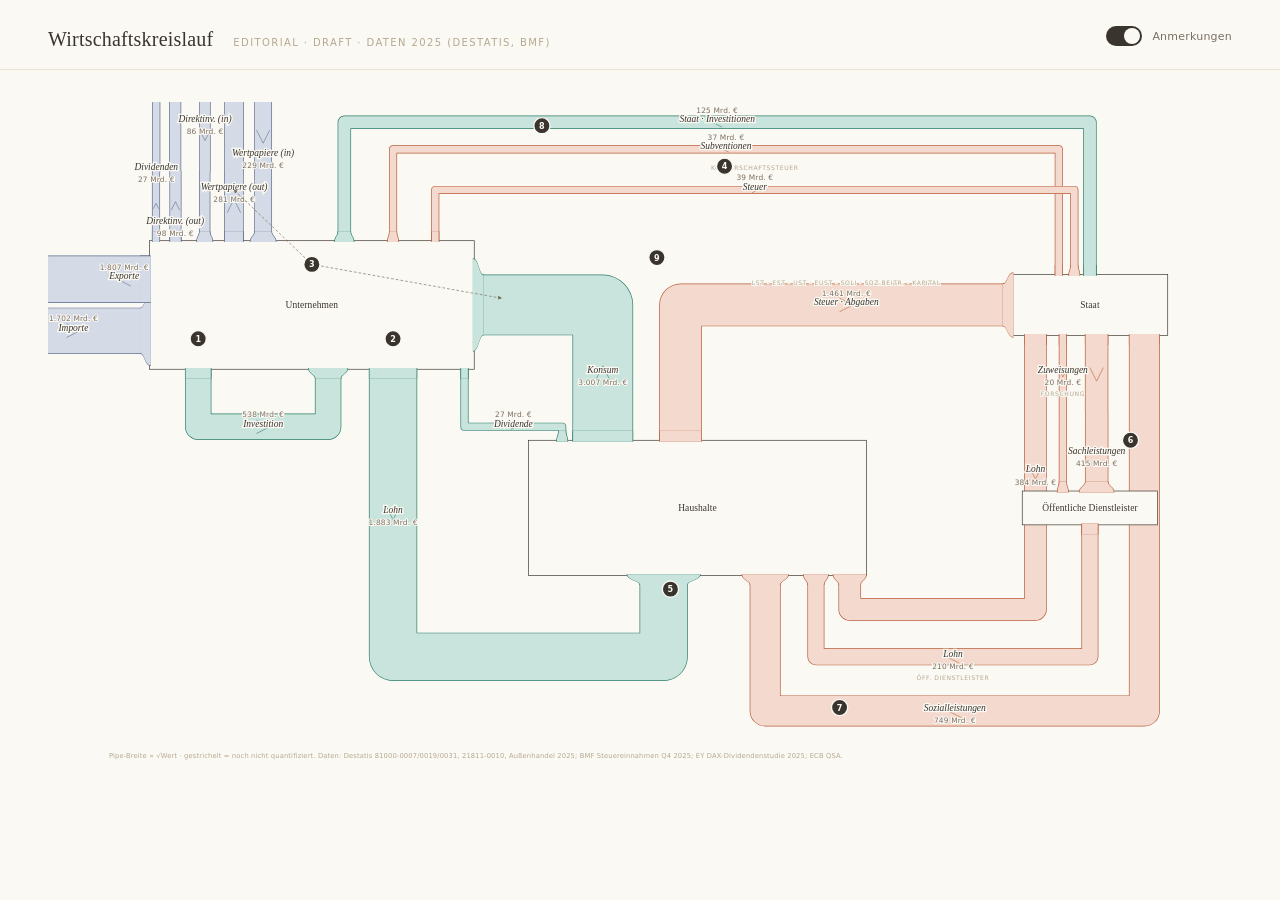
<file: index.html>
<!DOCTYPE html>
<html lang="de">
<head>
    <meta charset="UTF-8">
    <meta http-equiv="refresh" content="0; url=wirtschaftskreislauf/index.html">
    <title>Wirtschaftskreislauf</title>
</head>
<body>
    <p>Weiterleitung zu <a href="wirtschaftskreislauf/index.html">Wirtschaftskreislauf</a>...</p>
</body>
</html>
</file>
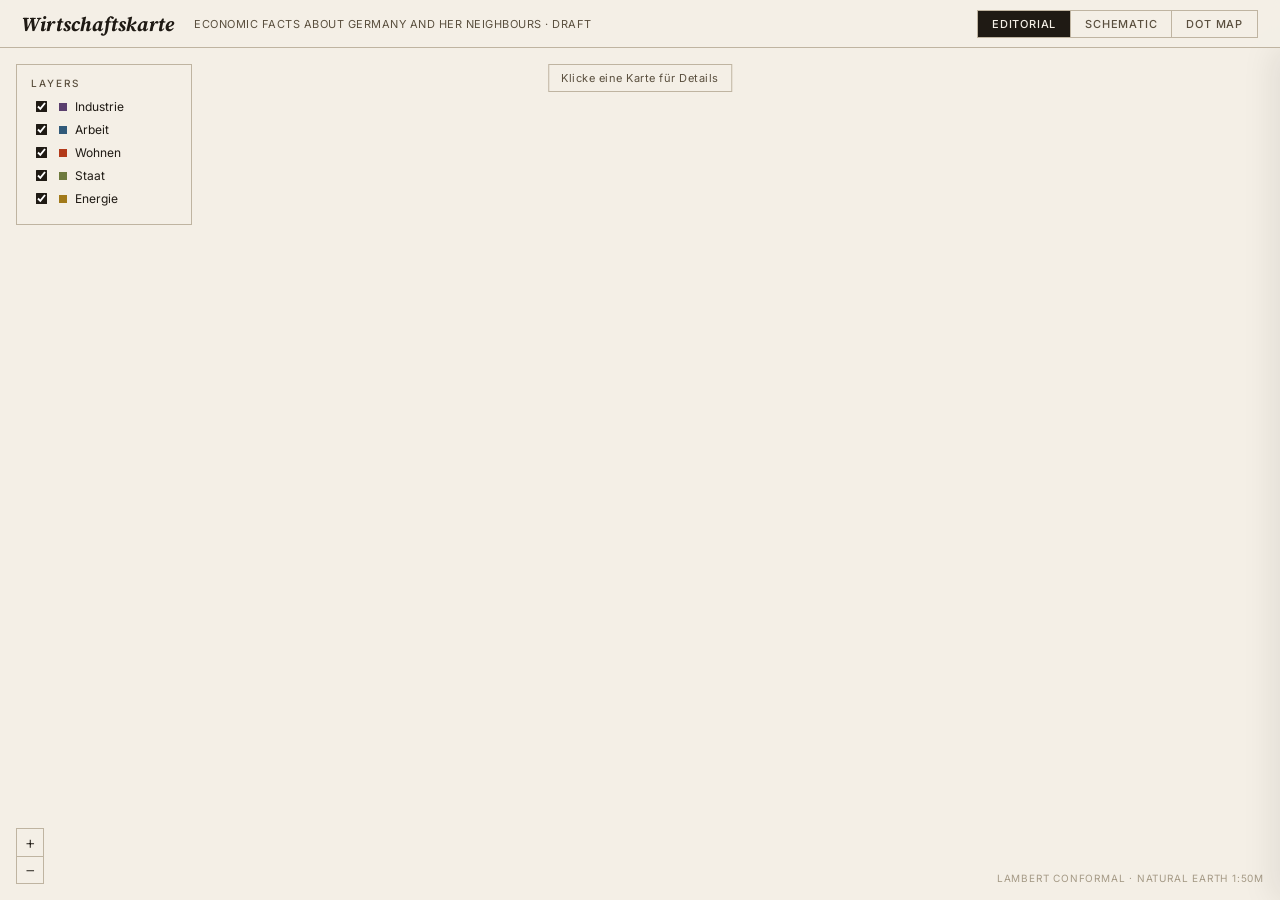
<file: map/index.html>
<!doctype html>
<html lang="de">
<head>
<meta charset="utf-8" />
<title>Wirtschaftskarte · Europa · Editorial</title>
<link href="https://fonts.googleapis.com/css2?family=Source+Serif+4:ital,wght@0,400;0,500;0,600;0,700;1,400;1,600&family=Inter:wght@400;500;600;700&family=JetBrains+Mono:wght@400;500&display=swap" rel="stylesheet">
<link rel="stylesheet" href="styles.css?v=30">
</head>
<body>

<header class="topbar">
  <div class="logo">Wirtschaftskarte</div>
  <div class="sub">Economic facts about Germany and her neighbours · draft</div>
  <div class="tabs" id="tabs">
    <button class="active" data-tab="edit">Editorial</button>
    <button data-tab="hex">Schematic</button>
    <button data-tab="dot">Dot map</button>
  </div>
</header>

<div class="stage">
  <div class="panel active" id="panel-edit"></div>
  <div class="panel" id="panel-hex"></div>
  <div class="panel" id="panel-dot"></div>

  <aside class="drawer" id="drawer">
    <header>
      <h3 id="dr-title">—</h3>
      <button class="close" onclick="window.closeDrawer()">Close</button>
    </header>
    <div class="content" id="dr-content"></div>
  </aside>
</div>

<script src="https://d3js.org/d3.v7.min.js"></script>
<script src="map-data.js?v=31"></script>
<script src="map-render.js?v=30"></script>

</body>
</html>
</file>
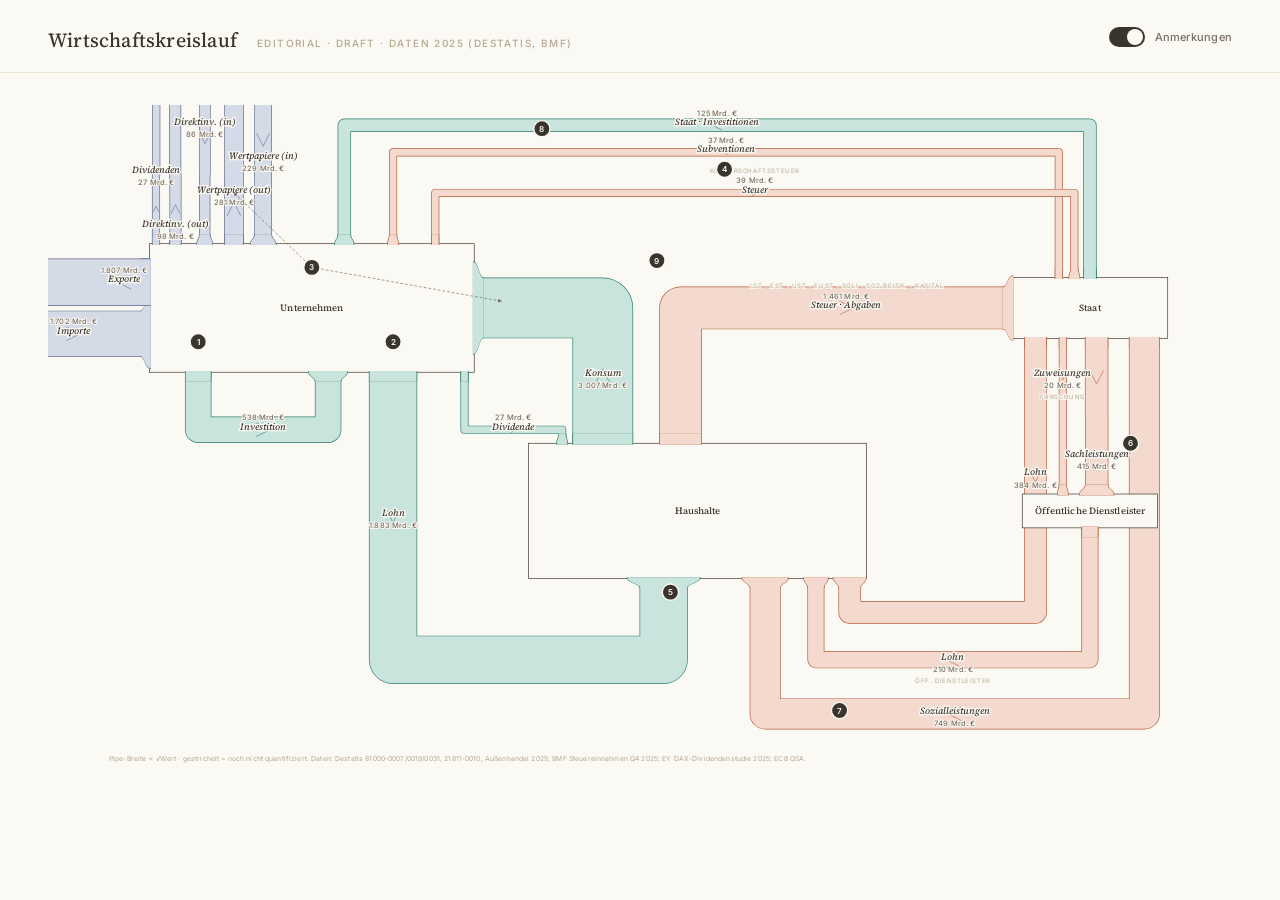
<file: wirtschaftskreislauf/index.html>
<!doctype html>
<html lang="de">
<head>
<meta charset="utf-8" />
<title>Wirtschaftskreislauf · Editorial · Draft</title>
<link href="https://fonts.googleapis.com/css2?family=Source+Serif+4:ital,wght@0,400;0,500;0,600;0,700;1,400;1,500;1,600&family=Inter:wght@400;500;600&display=swap" rel="stylesheet">
<link rel="stylesheet" href="styles.css?v=21">
</head>
<body>

<header class="topbar">
  <div class="logo">Wirtschaftskreislauf</div>
  <div class="sub">Editorial · Draft · Daten 2025 (Destatis, BMF)</div>
  <label class="toggle-switch">
    <input type="checkbox" id="annotations-toggle" checked>
    <span class="toggle-slider"></span>
    <span class="toggle-label">Anmerkungen</span>
  </label>
</header>

<main class="stage">
  <div class="diagram-wrap">
    <svg class="diagram" viewBox="-50 0 1750 1050" xmlns="http://www.w3.org/2000/svg" preserveAspectRatio="xMidYMid meet">
      <defs>
        <marker id="annotation-arrowhead" markerWidth="6" markerHeight="6" refX="5" refY="3" orient="auto">
          <path d="M 0 0 L 6 3 L 0 6 Z" fill="#7a6f63" />
        </marker>
      </defs>
      <g id="pipes"></g>
      <g id="container"></g>
      <g id="nodes"></g>
      <g id="flares"></g>
      <g id="pipe-labels"></g>
      <g id="annotations"></g>
      <g id="footer"></g>
    </svg>
    <div class="annotation-popup" id="annotation-popup">
      <button class="annotation-popup-close" id="popup-close">&times;</button>
      <div class="annotation-popup-header">
        <div class="annotation-popup-number" id="popup-number"></div>
        <h3 class="annotation-popup-title" id="popup-title"></h3>
      </div>
      <p class="annotation-popup-text" id="popup-text"></p>
      <div class="annotation-popup-images" id="popup-images"></div>
    </div>
  </div>
</main>

<script>
/* =========================================================================
   WIRTSCHAFTSKREISLAUF · Engine · v2
   -------------------------------------------------------------------------
   Single source of truth: `nodes` + `flows` + `csvRows`.
   Die 5 Kernflüsse (tier: 'core') halten den zentralen Kreislauf:
     Markt:  konsum, lohn-markt
     Staat:  steuer-erwerbstaetige, steuer-haushalte, lohn-staat, transfer
   ========================================================================= */

(() => {
  'use strict';
  const SVG_NS = 'http://www.w3.org/2000/svg';

  /* ==============================================================
     CONFIG · Knoten
     Box-Größen für Haushalte/Erwerbstätige/Eigentümer in etwa
     proportional zu Bevölkerung (83,5 / 46 / 41,75 Mio).
     ============================================================== */
  // Knotengröße ∝ √(Financial Assets) · Daten: ECB QSA
  // Haushalte: 9.504 Mrd €, Unternehmen: 9.029 Mrd €, Staat: 1.965 Mrd €, Öff.Inst.: 393 Mrd €
  // Alle Knoten +100px nach unten verschoben für mehr Platz oben
  // Alle Knoten +150px nach rechts verschoben, Finanzmarkt unten links
  const nodes = {
    haushalte: {
      type: 'box', label: 'Haushalte',
      box: [910, 600, 500, 200],       // √9504 ≈ 97.5 → Referenz
    },
    unternehmen: {
      type: 'box', label: 'Unternehmen',
      box: [340, 300, 480, 190],       // √9029 ≈ 95 → 97% von HH, nach links verschoben
    },
    staat: {
      type: 'box', label: 'Staat',
      box: [1490, 300, 230, 90],       // √1965 ≈ 44 → 45% von HH
    },
    'oeffentliche-dienstleister': {
      type: 'box', label: 'Öffentliche Dienstleister',
      box: [1490, 600, 200, 50],       // auf halber Höhe zwischen Staat und unten
    },
    ausland: {
      type: 'invisible', label: 'Ausland',
      box: [-50, 300, 80, 40],         // off-canvas links, auf Höhe von Unternehmen Mitte
    },
  };

  /* ==============================================================
     CONFIG · Flows
     ============================================================== */
  // Farbkodierung:
  //   cycle: 'markt' → Grün  = Marktpreise (Konsum, Löhne privat, Dividenden)
  //   cycle: 'staat' → Orange = Staatlich gesetzt (Steuern, Transfers, öff. Löhne)
  const flows = [
    // === KERN · Marktpreise (grün) ===================================
    { id: 'konsum', tier: 'core', cycle: 'markt',
      from: { node: 'haushalte',   side: 'top',   at: 0.22 },
      to:   { node: 'unternehmen', side: 'right', at: 0.5  },
      match: { Von: 'Haushalte', Zu: 'Unternehmen', Label: 'Konsum' },
      labels: [{ name: 'Konsum', showValue: true }],
    },
    { id: 'lohn-markt', tier: 'core', cycle: 'markt',
      from: { node: 'unternehmen', side: 'bottom', at: 0.75 },
      to:   { node: 'haushalte',   side: 'bottom', at: 0.4 },
      via: { y: 820 },
      match: { Von: 'Unternehmen', Zu: 'Erwerbstätige' },
      labels: [{ name: 'Lohn', showValue: true }],
    },

    // === KERN · Staatlich gesetzt (orange) ===========================
    // Haushalte-Steuern und -Abgaben zu einem aggregierten Pipe:
    //   Lohnsteuer + ESt (Erwerbstätige), USt + EUSt + Soli + SozBeitr (HH),
    //   + Nicht veranl./Abgeltungsst. (Eigentümer)  →  Staat
    { id: 'steuer-haushalte', tier: 'core', cycle: 'staat',
      from: { node: 'haushalte', side: 'top',  at: 0.45 },
      to:   { node: 'staat',     side: 'left', at: 0.5  },
      match: { Von: ['Haushalte', 'Erwerbstätige', 'Eigentümer'], Zu: 'Staat' },
      labels: [{ name: 'Steuer · Abgaben', showValue: true,
                 note: 'LSt · ESt · USt · EUSt · Soli · Soz.Beitr. · Kapital' }],
    },
    { id: 'lohn-staat', tier: 'core', cycle: 'staat',
      from: { node: 'staat',     side: 'bottom', at: 0.15 },
      to:   { node: 'haushalte', side: 'bottom', at: 0.95 },
      via: { y: 750 },
      match: { Von: 'Staat', Zu: 'Erwerbstätige' },
      labels: [{ name: 'Lohn', showValue: true }],
    },
    { id: 'transfer', tier: 'core', cycle: 'staat',
      from: { node: 'staat',     side: 'bottom', at: 0.85 },
      to:   { node: 'haushalte', side: 'bottom', at: 0.7 },
      via: { y: 900 },
      match: { Von: 'Staat', Zu: 'Haushalte' },
      labels: [{ name: 'Sozialleistungen', showValue: true }],
    },

    // === SEKUNDÄR · Kapital · Unternehmen → Haushalte (Marktpreise) ==
    // Ganz rechts an Unternehmen abgehend, überwiegend direkt nach unten in HH.
    { id: 'dividende', tier: 'secondary', cycle: 'markt',
      from: { node: 'unternehmen', side: 'bottom', at: 0.97 },
      to:   { node: 'haushalte',   side: 'top',    at: 0.1  },
      via: { y: 480 },
      match: { Von: 'Unternehmen', Zu: 'Eigentümer' },
      labels: [{ name: 'Dividende', showValue: true }],
    },

    // === SEKUNDÄR · Ausland-Flows ========================================
    { id: 'exporte', tier: 'secondary', cycle: 'ausland',
      from: { node: 'unternehmen', side: 'left',  at: 0.3 },
      to:   { x: -50, y: 262, side: 'right' },
      match: { Von: 'Unternehmen', Zu: 'Ausland', Label: 'Exporte' },
      labels: [{ name: 'Exporte', showValue: true }],
    },
    { id: 'importe', tier: 'secondary', cycle: 'ausland',
      from: { x: -50, y: 338, side: 'right' },
      to:   { node: 'unternehmen', side: 'left',  at: 0.7 },
      match: { Von: 'Ausland', Zu: 'Unternehmen', Label: 'Importe' },
      labels: [{ name: 'Importe', showValue: true }],
    },
    { id: 'ausland-div', tier: 'secondary', cycle: 'ausland',
      from: { node: 'unternehmen', side: 'top', at: 0.02 },
      to:   { x: 110, y: 0, side: 'bottom' },
      match: { Von: 'Unternehmen', Zu: 'Ausland', Label: 'Ausschüttung' },
      labels: [{ at: [110, 100], anchor: 'middle', name: 'Dividenden', showValue: true }],
    },
    { id: 'ausland-direktinv-out', tier: 'secondary', cycle: 'ausland',
      from: { node: 'unternehmen', side: 'top', at: 0.08 },
      to:   { x: 138, y: 0, side: 'bottom' },
      match: { Von: 'Unternehmen', Zu: 'Ausland', Label: 'Direktinvestition' },
      labels: [{ at: [138, 180], anchor: 'middle', name: 'Direktinv. (out)', showValue: true }],
    },
    { id: 'ausland-direktinv-in', tier: 'secondary', cycle: 'ausland',
      from: { x: 182, y: 0, side: 'bottom' },
      to:   { node: 'unternehmen', side: 'top', at: 0.17 },
      match: { Von: 'Ausland', Zu: 'Unternehmen', Label: 'Direktinvestition' },
      labels: [{ at: [182, 30], anchor: 'middle', name: 'Direktinv. (in)', showValue: true }],
    },
    { id: 'ausland-finanz-out', tier: 'secondary', cycle: 'ausland',
      from: { node: 'unternehmen', side: 'top', at: 0.26 },
      to:   { x: 225, y: 0, side: 'bottom' },
      match: { Von: 'Unternehmen', Zu: 'Ausland', Label: 'Finanzanlagen' },
      labels: [{ at: [225, 130], anchor: 'middle', name: 'Wertpapiere (out)', showValue: true }],
    },
    { id: 'ausland-finanz-in', tier: 'secondary', cycle: 'ausland',
      from: { x: 268, y: 0, side: 'bottom' },
      to:   { node: 'unternehmen', side: 'top', at: 0.35 },
      match: { Von: 'Ausland', Zu: 'Unternehmen', Label: 'Finanzanlagen' },
      labels: [{ at: [268, 80], anchor: 'middle', name: 'Wertpapiere (in)', showValue: true }],
    },

    // === SEKUNDÄR · Unternehmen Selbst-Investition (Marktpreise, unten) =
    { id: 'investition-unt', tier: 'secondary', cycle: 'markt',
      from: { node: 'unternehmen', side: 'bottom', at: 0.15 },
      to:   { node: 'unternehmen', side: 'bottom', at: 0.55 },
      via: { y: 480 },
      match: { Von: 'Unternehmen', Zu: 'Unternehmen' },
      labels: [{ name: 'Investition', showValue: true }],
    },

    // === SEKUNDÄR · Staat-Querflüsse (staatlich gesetzt) =============
    { id: 'staat-sachleistungen', tier: 'secondary', cycle: 'staat',
      from: { node: 'staat',                    side: 'bottom', at: 0.543 },
      to:   { node: 'oeffentliche-dienstleister', side: 'top',  at: 0.55  },
      match: { Von: 'Staat', Zu: 'Öffentliche Dienstleister', Label: 'Sachleistungen' },
      labels: [{ at: [1500, 520], anchor: 'middle', name: 'Sachleistungen', showValue: true }],
    },
    { id: 'steuer-unternehmen', tier: 'secondary', cycle: 'staat',
      from: { node: 'unternehmen', side: 'top', at: 0.88 },
      to:   { node: 'staat',       side: 'top', at: 0.4 },
      via: { y: 130 },
      match: { Von: 'Unternehmen', Zu: 'Staat' },
      labels: [{ name: 'Steuer', showValue: true, note: 'Körperschaftssteuer' }],
    },

    // === SEKUNDÄR · Staat-Investitionen (oben, über Sachleistungen) ===
    { id: 'staat-investitionen', tier: 'secondary', cycle: 'markt',
      from: { node: 'staat',       side: 'top', at: 0.5 },
      to:   { node: 'unternehmen', side: 'top', at: 0.6 },
      via: { y: 30 },
      match: { Von: 'Staat', Zu: 'Unternehmen', Label: 'Investition' },
      labels: [{ name: 'Staat · Investitionen', showValue: true }],
    },
    { id: 'subventionen', tier: 'secondary', cycle: 'staat',
      from: { node: 'staat',       side: 'top', at: 0.3 },
      to:   { node: 'unternehmen', side: 'top', at: 0.75 },
      via: { y: 70 },
      match: { Von: 'Staat', Zu: 'Unternehmen', Label: 'Subventionen' },
      labels: [{ name: 'Subventionen', showValue: true }],
    },
    { id: 'staat-zuweisungen', tier: 'secondary', cycle: 'staat',
      from: { node: 'staat',                      side: 'bottom', at: 0.326 },
      to:   { node: 'oeffentliche-dienstleister', side: 'top',    at: 0.3   },
      match: { Von: 'Staat', Zu: 'Öffentliche Dienstleister', Label: 'Staatl. Leistung' },
      labels: [{ at: [1450, 400], anchor: 'middle', name: 'Zuweisungen', showValue: true, note: 'Forschung' }],
    },

    // === SEKUNDÄR · Öffentliche Dienstleister → Haushalte (Löhne) ========
    { id: 'lohn-oeffentlich', tier: 'secondary', cycle: 'staat',
      from: { node: 'oeffentliche-dienstleister', side: 'bottom', at: 0.5  },
      to:   { node: 'haushalte',                  side: 'bottom', at: 0.85 },
      via: { y: 820 },
      match: { Von: 'Öffentliche Dienstleister', Zu: 'Haushalte' },
      labels: [{ name: 'Lohn', showValue: true, note: 'Öff. Dienstleister' }],
    },

  ];

  /* ==============================================================
     CONFIG · Annotations (interaktive Erklärungen)
     ============================================================== */
  const annotations = [
    {
      id: 1,
      x: 172,
      y: 350,
      title: 'Investitionen steigern',
      text: 'Investitionen erhöhen durch Fokus auf Profitabilität und neue Technologien.',
      image: 'econ_profit_2.png',
    },
    {
      id: 2,
      x: 460,
      y: 350,
      title: 'Fokus Living Wage',
      text: 'Wer ausreichend verdient, braucht keine Sozialleistungen und konsumiert.',
      image: 'living_wage.png',
      imageSize: 'small',
    },
    {
      id: 3,
      x: 340,
      y: 240,
      title: 'Vermögensungleichheit reduzieren',
      text: 'Mehr Konsum, weniger Kapitalexport.',
      image: 'dao_wealth_inequality.png',
      arrows: [
        { to: [225, 130] },   // → Wertpapiere (out)
        { to: [620, 290] },   // → Konsum
      ],
    },
    {
      id: 4,
      x: 950,
      y: 95,
      title: 'Subventionen reduzieren',
      text: 'Durch Fokus auf tragfähige Geschäftsmodelle und Aufbau von Neuem.',
      image: 'fiskar.png',
    },
    {
      id: 5,
      x: 870,
      y: 720,
      title: 'Erwerbstätigkeit erhöhen',
      text: 'Möglichst viele Menschen in Arbeit bringen.',
      image: 'arbeitsmarkt.png',
      imageSize: 'small',
    },
    {
      id: 6,
      x: 1550,
      y: 500,
      title: 'Exzellente öffentliche Leistungen',
      text: 'Geld folgt Zielen.',
      images: ['bildung.png', 'bahn.png'],
      popupPosition: 'left',
    },
    {
      id: 7,
      x: 1120,
      y: 895,
      title: 'Daseinsvorsorge statt Schadensbekämpfung',
      text: '',
      image: 'wohnen.png',
    },
    {
      id: 8,
      x: 680,
      y: 35,
      title: 'Capex optimieren',
      text: 'Planung und Ausnutzen der staatlichen Bilanz.',
      image: 'evu_finanzierung.png',
    },
    {
      id: 9,
      x: 850,
      y: 230,
      title: 'Bewusste Makropolitik',
      text: 'Schuldenregeln, Steuern, Regulierung.',
      image: 'sb.png',
    },
  ];

  /* ==============================================================
     CONFIG · CSV-Daten (Spiegel von data.csv)
     ============================================================== */
  const csvRows = [
    { Von: 'Haushalte',     Zu: 'Unternehmen',               Label: 'Konsum',           Indikator: 'Individualkonsum',                    Wert: 3007 },
    { Von: 'Erwerbstätige', Zu: 'Staat',                     Label: 'Steuer',           Indikator: 'Lohnsteuer',                          Wert: 263  },
    { Von: 'Erwerbstätige', Zu: 'Staat',                     Label: 'Steuer',           Indikator: 'Veranlagte Est',                      Wert: 78   },
    { Von: 'Eigentümer',    Zu: 'Staat',                     Label: 'Steuer',           Indikator: 'Nicht veranlagte Steuern auf Ertrag', Wert: 31   },
    { Von: 'Eigentümer',    Zu: 'Staat',                     Label: 'Steuer',           Indikator: 'Abgeltungssteuer',                    Wert: 25   },
    { Von: 'Unternehmen',   Zu: 'Staat',                     Label: 'Steuer',           Indikator: 'Körperschaftssteuer',                 Wert: 39   },
    { Von: 'Haushalte',     Zu: 'Staat',                     Label: 'Steuer',           Indikator: 'Umsatzsteuer',                        Wert: 236  },
    { Von: 'Haushalte',     Zu: 'Staat',                     Label: 'Steuer',           Indikator: 'Einfuhrumsatzsteuer',                 Wert: 74   },
    { Von: 'Haushalte',     Zu: 'Staat',                     Label: 'Steuer',           Indikator: 'Soli',                                Wert: 13   },
    { Von: 'Haushalte',     Zu: 'Staat',                     Label: 'Abgaben',          Indikator: 'Sozialbeiträge',                      Wert: 741  },
    { Von: 'Staat',         Zu: 'Erwerbstätige',             Label: 'Löhne',            Indikator: 'Arbeitnehmerentgelt des Staates',     Wert: 384  },
    { Von: 'Staat',         Zu: 'Haushalte',                 Label: 'Staatl. Leistung', Indikator: 'Monetäre Sozialleistungen',           Wert: 749  },
    { Von: 'Staat',         Zu: 'Öffentliche Dienstleister', Label: 'Sachleistungen',   Indikator: 'Soziale Sachleistungen',              Wert: 415  },
    { Von: 'Unternehmen',   Zu: 'Eigentümer',                Label: 'Ausschüttung',     Indikator: 'Dividenden',                          Wert: 27   },
    { Von: 'Unternehmen',   Zu: 'Ausland',                   Label: 'Ausschüttung',     Indikator: 'Dividenden',                          Wert: 27   },
    { Von: 'Staat',         Zu: 'Unternehmen',               Label: 'Investition',      Indikator: 'Bruttoinvestitionen des Staates',     Wert: 125  },
    { Von: 'Staat',         Zu: 'Öffentliche Dienstleister', Label: 'Staatl. Leistung', Indikator: 'Zuweisungen Forschung',               Wert: 20   },
    { Von: 'Unternehmen',   Zu: 'Erwerbstätige',             Label: 'Löhne',            Indikator: 'Arbeitnehmerentgelt',                 Wert: 1883 },
    { Von: 'Unternehmen',   Zu: 'Unternehmen',               Label: 'Investition',      Indikator: 'Bruttoanlageinvestitionen',           Wert: 537.5 },
    { Von: 'Unternehmen',   Zu: 'Ausland',                   Label: 'Exporte',          Indikator: 'Exporte',                             Wert: 1807 },
    { Von: 'Ausland',       Zu: 'Unternehmen',               Label: 'Importe',          Indikator: 'Importe',                             Wert: 1702 },
        { Von: 'Unternehmen',   Zu: 'Ausland',                   Label: 'Direktinvestition', Indikator: 'Direktinvestitionen',                Wert: 97.53 },
    { Von: 'Unternehmen',   Zu: 'Ausland',                   Label: 'Finanzanlagen',     Indikator: 'Wertpapieranlagen',                  Wert: 281.12 },
    { Von: 'Ausland',       Zu: 'Unternehmen',               Label: 'Direktinvestition', Indikator: 'Ausl. Direktinvestitionen',          Wert: 86.14 },
    { Von: 'Ausland',       Zu: 'Unternehmen',               Label: 'Finanzanlagen',     Indikator: 'Ausl. Wertpapieranlagen',            Wert: 229.44 },
    { Von: 'Öffentliche Dienstleister', Zu: 'Haushalte',   Label: 'Löhne',             Indikator: 'Geschätzt',                          Wert: 210 },
    { Von: 'Staat',         Zu: 'Unternehmen',               Label: 'Subventionen',      Indikator: 'Subventionen',                       Wert: 36.5 },
  ];

  const footnote = 'Pipe-Breite ∝ √Wert · gestrichelt = noch nicht quantifiziert. Daten: Destatis 81000-0007/0019/0031, 21811-0010, Außenhandel 2025; BMF Steuereinnahmen Q4 2025; EY DAX-Dividendenstudie 2025; ECB QSA.';

  /* ==============================================================
     ENGINE · Ankerpunkt
     Zwei Varianten:
       { node, side, at }  — Kante eines Knotens
       { x, y, side }      — Roh-Punkt (z.B. Abzweig von anderem Pipe)
                             `side` gibt die Pipe-Austrittsrichtung an
     ============================================================== */
  function anchor(spec) {
    if (spec.node) {
      const [cx, cy, w, h] = nodes[spec.node].box;
      const x0 = cx - w/2, y0 = cy - h/2;
      switch (spec.side) {
        case 'top':    return { x: x0 + w * spec.at, y: y0       };
        case 'bottom': return { x: x0 + w * spec.at, y: y0 + h   };
        case 'left':   return { x: x0,               y: y0 + h * spec.at };
        case 'right':  return { x: x0 + w,           y: y0 + h * spec.at };
      }
      throw new Error(`unknown side: ${spec.side}`);
    }
    // Roh-Punkt
    return { x: spec.x, y: spec.y };
  }

  /* ==============================================================
     ENGINE · Rechtwinkliger Pfad (L- oder Z-Form, auto-gewählt)
     ============================================================== */
  function route(fromSpec, toSpec, via) {
    const f = anchor(fromSpec), t = anchor(toSpec);
    const fAxis = (fromSpec.side === 'top' || fromSpec.side === 'bottom') ? 'v' : 'h';
    const tAxis = (toSpec.side   === 'top' || toSpec.side   === 'bottom') ? 'v' : 'h';
    if (fAxis === 'v' && tAxis === 'h')
      return `M ${f.x} ${f.y} V ${t.y} H ${t.x}`;
    if (fAxis === 'h' && tAxis === 'v')
      return `M ${f.x} ${f.y} H ${t.x} V ${t.y}`;
    if (fAxis === 'v' && tAxis === 'v') {
      const midY = via?.y ?? (f.y + t.y) / 2;
      return `M ${f.x} ${f.y} V ${midY} H ${t.x} V ${t.y}`;
    }
    const midX = via?.x ?? (f.x + t.x) / 2;
    return `M ${f.x} ${f.y} H ${midX} V ${t.y} H ${t.x}`;
  }

  /* ==============================================================
     ENGINE · CSV-Zeilen matchen und aufsummieren
     ============================================================== */
  function aggregate(match) {
    if (!match) return { value: null, rows: [] };
    const rows = csvRows.filter(row =>
      Object.entries(match).every(([k, v]) =>
        Array.isArray(v) ? v.includes(row[k]) : row[k] === v));
    if (!rows.length) return { value: null, rows: [] };
    return { value: rows.reduce((s, r) => s + r.Wert, 0), rows };
  }

  function valueOf(flow) {
    if (flow.value != null) return flow.value;
    return aggregate(flow.match).value;
  }

  /* ==============================================================
     ENGINE · Pipe-Breite · √-Skala
     ============================================================== */
  const K = 1.6, MIN_D = 10, MAX_D = 90;
  function widthOf(v) {
    return v == null ? null : Math.max(MIN_D, Math.min(MAX_D, K * Math.sqrt(v)));
  }

  const fmtEUR = v =>
    v == null ? '' : Math.round(v).toLocaleString('de-DE') + ' Mrd. €';

  /* ==============================================================
     RENDER · SVG-Hilfen
     ============================================================== */
  function mk(tag, attrs, text) {
    const el = document.createElementNS(SVG_NS, tag);
    for (const k in attrs || {}) el.setAttribute(k, attrs[k]);
    if (text !== undefined) el.textContent = text;
    return el;
  }

  function parsePath(d) {
    const tk = d.trim().split(/\s+/);
    let x = 0, y = 0; const pts = [];
    for (let i = 0; i < tk.length; ) {
      const c = tk[i];
      if      (c === 'M') { x = +tk[i+1]; y = +tk[i+2]; pts.push({x, y}); i += 3; }
      else if (c === 'V') { y = +tk[i+1];              pts.push({x, y}); i += 2; }
      else if (c === 'H') { x = +tk[i+1];              pts.push({x, y}); i += 2; }
      else i++;
    }
    // filter duplicates (degenerate zero-length segments from default midpoints)
    const clean = pts.filter((p, i) => i === 0 || p.x !== pts[i-1].x || p.y !== pts[i-1].y);
    const s0 = clean[0], s1 = clean[1] || clean[0];
    const eN = clean[clean.length-1], eP = clean[clean.length-2] || eN;
    const startDir = (s1.x === s0.x)
      ? (s1.y > s0.y ? 'up'    : 'down')
      : (s1.x > s0.x ? 'left'  : 'right');
    const endDir = (eP.x === eN.x)
      ? (eN.y > eP.y ? 'down'  : 'up')
      : (eN.x > eP.x ? 'right' : 'left');
    return { start: s0, end: eN, startDir, endDir };
  }

  const WALL = 1, FL_H = 14, FL_RATIO = 1.55, INSET = 2;
  // ratio = 1.0 ergibt einen flachen Stub (keine Trichter-Weitung);
  // ratio = FL_RATIO (default) ergibt den Foster-Flare am Empfänger.
  function buildFlare(cx, cy, dir, D, ratio = FL_RATIO) {
    const d = D/2, w = (D * ratio)/2, H = FL_H;
    const shell = (off) => {
      const di = d + off, wi = w + off;
      switch (dir) {
        case 'up':    { const m = cy - INSET, b = cy + H, mid = cy + H/2;
          return `M ${cx-di} ${b} C ${cx-di} ${mid} ${cx-wi} ${mid} ${cx-wi} ${m} L ${cx+wi} ${m} C ${cx+wi} ${mid} ${cx+di} ${mid} ${cx+di} ${b} Z`; }
        case 'down':  { const m = cy + INSET, b = cy - H, mid = cy - H/2;
          return `M ${cx-di} ${b} C ${cx-di} ${mid} ${cx-wi} ${mid} ${cx-wi} ${m} L ${cx+wi} ${m} C ${cx+wi} ${mid} ${cx+di} ${mid} ${cx+di} ${b} Z`; }
        case 'left':  { const m = cx - INSET, b = cx + H, mid = cx + H/2;
          return `M ${b} ${cy-di} C ${mid} ${cy-di} ${mid} ${cy-wi} ${m} ${cy-wi} L ${m} ${cy+wi} C ${mid} ${cy+wi} ${mid} ${cy+di} ${b} ${cy+di} Z`; }
        case 'right': { const m = cx + INSET, b = cx - H, mid = cx - H/2;
          return `M ${b} ${cy-di} C ${mid} ${cy-di} ${mid} ${cy-wi} ${m} ${cy-wi} L ${m} ${cy+wi} C ${mid} ${cy+wi} ${mid} ${cy+di} ${b} ${cy+di} Z`; }
      }
    };
    return { outer: shell(WALL), inner: shell(0) };
  }

  /* ==============================================================
     ENGINE · Segment-Parser (für Auto-Label und Chevron)
     ============================================================== */
  function parseSegments(pathD) {
    const tk = pathD.trim().split(/\s+/);
    let x = 0, y = 0; const segs = [];
    for (let i = 0; i < tk.length; ) {
      const c = tk[i];
      if      (c === 'M') { x = +tk[i+1]; y = +tk[i+2]; i += 3; }
      else if (c === 'V') { const ny = +tk[i+1];
        if (ny !== y) segs.push({ kind: 'v', x0: x, y0: y, x1: x, y1: ny });
        y = ny; i += 2;
      }
      else if (c === 'H') { const nx = +tk[i+1];
        if (nx !== x) segs.push({ kind: 'h', x0: x, y0: y, x1: nx, y1: y });
        x = nx; i += 2;
      }
      else i++;
    }
    return segs;
  }
  function longestSegment(segs) {
    return segs.reduce((a, b) => {
      const la = a.kind === 'h' ? Math.abs(a.x1 - a.x0) : Math.abs(a.y1 - a.y0);
      const lb = b.kind === 'h' ? Math.abs(b.x1 - b.x0) : Math.abs(b.y1 - b.y0);
      return lb > la ? b : a;
    });
  }

  /* ==============================================================
     ENGINE · Chevron-Pfad (Flussrichtung in der Pipe)
     Offenes ">" in der Pipe-Innenfarbe-Richtung, dezent.
     ============================================================== */
  function buildChevron(cx, cy, dir, size) {
    const s = size;
    switch (dir) {
      case 'right': return `M ${cx-s} ${cy-s} L ${cx+s} ${cy} L ${cx-s} ${cy+s}`;
      case 'left':  return `M ${cx+s} ${cy-s} L ${cx-s} ${cy} L ${cx+s} ${cy+s}`;
      case 'down':  return `M ${cx-s} ${cy-s} L ${cx} ${cy+s} L ${cx+s} ${cy-s}`;
      case 'up':    return `M ${cx-s} ${cy+s} L ${cx} ${cy-s} L ${cx+s} ${cy+s}`;
    }
    return '';
  }

  /* ==============================================================
     ENGINE · Auto-Label-Position
     Legt das Label auf das längste Segment des Pfads, senkrecht
     versetzt um D/2 + padding. Wählt Seite so, dass das Label vom
     Canvas-Zentrum wegzeigt (oben/unten bzw. links/rechts).
     Override per `label.at`, `label.anchor`, `label.notePos`.
     ============================================================== */
  function autoLabel(pathD, D) {
    const tk = pathD.trim().split(/\s+/);
    let x = 0, y = 0; const segs = [];
    for (let i = 0; i < tk.length; ) {
      const c = tk[i];
      if      (c === 'M') { x = +tk[i+1]; y = +tk[i+2]; i += 3; }
      else if (c === 'V') { const ny = +tk[i+1];
        if (ny !== y) segs.push({ kind: 'v', x0: x, y0: y, x1: x,  y1: ny });
        y = ny; i += 2;
      }
      else if (c === 'H') { const nx = +tk[i+1];
        if (nx !== x) segs.push({ kind: 'h', x0: x, y0: y, x1: nx, y1: y  });
        x = nx; i += 2;
      }
      else i++;
    }
    if (!segs.length) return null;
    const best = segs.reduce((a, b) => {
      const la = a.kind === 'h' ? Math.abs(a.x1 - a.x0) : Math.abs(a.y1 - a.y0);
      const lb = b.kind === 'h' ? Math.abs(b.x1 - b.x0) : Math.abs(b.y1 - b.y0);
      return lb > la ? b : a;
    });
    const W = 1600, H = 1000;
    if (best.kind === 'h') {
      const mx = (best.x0 + best.x1) / 2;
      return {
        at: [mx, best.y0],
        anchor: 'middle',
        notePos: best.y0 < H / 2 ? 'above' : 'below',
      };
    } else {
      const my = (best.y0 + best.y1) / 2;
      return {
        at: [best.x0, my],
        anchor: 'middle',  // immer zentriert
        notePos: 'below',
      };
    }
  }

  /* ==============================================================
     RENDER · Knoten + Container
     ============================================================== */
  function renderNodes() {
    const containerG = document.getElementById('container');
    const nodesG     = document.getElementById('nodes');
    for (const [id, n] of Object.entries(nodes)) {
      if (n.type === 'invisible') continue;      // nur Anker, keine Darstellung
      const [cx, cy, w, h] = n.box;
      const x = cx - w/2, y = cy - h/2;
      if (n.type === 'container') {
        containerG.appendChild(mk('rect', {
          class: 'container-box', x, y, width: w, height: h }));
        containerG.appendChild(mk('text', {
          class: 'container-label', x: x + 14, y: y + 22 }, n.label));
      } else {
        const g = mk('g', { class: 'node', 'data-anchor': id,
          transform: `translate(${cx} ${cy})` });
        g.appendChild(mk('rect', { class: 'node-box',
          x: -w/2, y: -h/2, width: w, height: h }));
        g.appendChild(mk('text', { class: 'node-label',
          'text-anchor': 'middle', dy: 5 }, n.label));
        nodesG.appendChild(g);
      }
    }
  }

  /* ==============================================================
     RENDER · Pipes + Flares
     ============================================================== */
  function renderPipes() {
    const pipesG  = document.getElementById('pipes');
    const flaresG = document.getElementById('flares');

    const sorted = [...flows].sort((a, b) => {
      const va = valueOf(a), vb = valueOf(b);
      if (va == null && vb == null) return 0;
      if (va == null) return -1;
      if (vb == null) return  1;
      return va - vb;
    });

    for (const flow of sorted) {
      const d = route(flow.from, flow.to, flow.via);
      const v = valueOf(flow);
      const D = widthOf(v);
      const cycleAttr = flow.cycle ? { 'data-cycle': flow.cycle } : {};

      if (D == null) {
        pipesG.appendChild(mk('path', {
          class: 'pipe-dashed', 'data-flow': flow.id, d, ...cycleAttr }));
        continue;
      }
      pipesG.appendChild(mk('path', {
        class: 'pipe-outer', 'data-flow': flow.id, d, ...cycleAttr,
        style: `stroke-width: ${(D + 2 * WALL).toFixed(1)}`,
      }));
      pipesG.appendChild(mk('path', {
        class: 'pipe-inner', 'data-flow': flow.id, d, ...cycleAttr,
        style: `stroke-width: ${D.toFixed(1)}`,
      }));

      // Flare/Stub · Richtung durch unterschiedliche Form:
      //   Start (Sender)    → flacher Stub (ratio 1.0) bricht nur die Box-Linie
      //   Ziel (Empfänger)  → voller Trichter-Flare (ratio FL_RATIO)
      const { start, end, startDir, endDir } = parsePath(d);
      if (flow.from.node) {
        const f = buildFlare(start.x, start.y, startDir, D, 1.0);
        flaresG.appendChild(mk('path', { class: 'flare-outer', 'data-flow': flow.id, d: f.outer, ...cycleAttr }));
        flaresG.appendChild(mk('path', { class: 'flare-inner', 'data-flow': flow.id, d: f.inner, ...cycleAttr }));
      }
      if (flow.to.node) {
        const f = buildFlare(end.x, end.y, endDir, D);
        flaresG.appendChild(mk('path', { class: 'flare-outer', 'data-flow': flow.id, d: f.outer, ...cycleAttr }));
        flaresG.appendChild(mk('path', { class: 'flare-inner', 'data-flow': flow.id, d: f.inner, ...cycleAttr }));
      }

      // Chevron mittig am längsten Segment — zeigt Flussrichtung
      {
        const segs = parseSegments(d);
        if (segs.length) {
          const seg = longestSegment(segs);
          const mx = (seg.x0 + seg.x1) / 2;
          const my = (seg.y0 + seg.y1) / 2;
          const dir = seg.kind === 'h'
            ? (seg.x1 > seg.x0 ? 'right' : 'left')
            : (seg.y1 > seg.y0 ? 'down'  : 'up');
          const size = Math.max(4, Math.min(D * 0.4, 10));
          const chev = buildChevron(mx, my, dir, size);
          pipesG.appendChild(mk('path', {
            class: 'pipe-chevron', 'data-flow': flow.id, d: chev, ...cycleAttr,
          }));
        }
      }
    }
  }

  /* ==============================================================
     RENDER · Labels
     ============================================================== */
  function renderLabels() {
    const labelsG = document.getElementById('pipe-labels');
    for (const flow of flows) {
      const v = valueOf(flow);
      const D = widthOf(v) || 5;
      const pathD = route(flow.from, flow.to, flow.via);
      const auto  = autoLabel(pathD, D);
      for (const label of flow.labels || []) {
        const at      = label.at      ?? (auto ? auto.at      : [0, 0]);
        const anchor  = label.anchor  ?? (auto ? auto.anchor  : 'middle');
        const notePos = label.notePos ?? (auto ? auto.notePos : 'below');
        const g = mk('g', { class: 'pipe-label',
          transform: `translate(${at[0]} ${at[1]})` });
        if (label.name) {
          g.appendChild(mk('text',
            { class: 'pipe-name', 'text-anchor': anchor }, label.name));
        }
        if (label.showValue) {
          const dy = notePos === 'above' ? -14 : 18;
          g.appendChild(mk('text',
            { class: 'pipe-value', 'text-anchor': anchor, dy }, fmtEUR(v)));
        }
        if (label.note) {
          const dy = notePos === 'above' ? -30 : 34;
          g.appendChild(mk('text',
            { class: 'pipe-note', 'text-anchor': anchor, dy }, label.note));
        }
        labelsG.appendChild(g);
      }
    }
  }

  function renderFooter() {
    const g = document.getElementById('footer');
    g.setAttribute('transform', 'translate(40 970)');
    g.appendChild(mk('text', { class: 'footnote' }, footnote));
  }

  /* ==============================================================
     RENDER · Annotations (nummerierte Kreise)
     ============================================================== */
  function renderAnnotations() {
    const g = document.getElementById('annotations');
    const radius = 12;

    for (const ann of annotations) {
      // Pfeile zuerst zeichnen (unter dem Marker)
      if (ann.arrows) {
        for (const arrow of ann.arrows) {
          const line = mk('line', {
            class: 'annotation-arrow',
            x1: ann.x,
            y1: ann.y,
            x2: arrow.to[0],
            y2: arrow.to[1],
          });
          g.appendChild(line);
        }
      }

      const marker = mk('g', {
        class: 'annotation-marker',
        'data-annotation': ann.id,
        transform: `translate(${ann.x} ${ann.y})`,
      });

      marker.appendChild(mk('circle', {
        class: 'annotation-circle',
        cx: 0, cy: 0, r: radius,
      }));

      marker.appendChild(mk('text', {
        class: 'annotation-number',
        x: 0, y: 0,
      }, ann.id.toString()));

      g.appendChild(marker);
    }
  }

  /* ==============================================================
     INTERAKTIVITÄT · Annotation-Popups
     ============================================================== */
  function setupAnnotationPopups() {
    const popup = document.getElementById('annotation-popup');
    const popupNumber = document.getElementById('popup-number');
    const popupTitle = document.getElementById('popup-title');
    const popupText = document.getElementById('popup-text');
    const popupImages = document.getElementById('popup-images');
    const popupClose = document.getElementById('popup-close');
    const diagramWrap = document.querySelector('.diagram-wrap');

    let activeAnnotation = null;

    function showPopup(ann, markerEl) {
      popupNumber.textContent = ann.id;
      popupTitle.textContent = ann.title;
      popupText.textContent = ann.text;

      // Bilder anzeigen
      popupImages.innerHTML = '';
      const imageList = ann.images || (ann.image ? [ann.image] : []);
      for (const imgSrc of imageList) {
        const img = document.createElement('img');
        img.src = imgSrc;
        img.className = 'annotation-popup-image';
        if (ann.imageSize === 'small') {
          img.style.maxWidth = '200px';
        }
        popupImages.appendChild(img);
      }

      // Position relativ zum Marker berechnen
      const svg = document.querySelector('.diagram');
      const svgRect = svg.getBoundingClientRect();
      const viewBox = svg.viewBox.baseVal;
      const scaleX = svgRect.width / viewBox.width;
      const scaleY = svgRect.height / viewBox.height;

      let popupX, popupY;
      if (ann.popupPosition === 'left') {
        // Popup links vom Marker öffnen
        popup.style.left = 'auto';
        popup.style.right = (svgRect.width - (ann.x - viewBox.x) * scaleX + 20) + 'px';
      } else {
        popup.style.right = 'auto';
        popup.style.left = ((ann.x - viewBox.x) * scaleX + 20) + 'px';
      }
      popup.style.top = ((ann.y - viewBox.y) * scaleY - 10) + 'px';
      popup.classList.add('visible');
      activeAnnotation = ann.id;
    }

    function hidePopup() {
      popup.classList.remove('visible');
      activeAnnotation = null;
    }

    // Click auf Marker
    document.querySelectorAll('.annotation-marker').forEach(marker => {
      marker.addEventListener('click', (e) => {
        e.stopPropagation();
        const annId = parseInt(marker.getAttribute('data-annotation'));
        const ann = annotations.find(a => a.id === annId);
        if (ann) {
          if (activeAnnotation === annId) {
            hidePopup();
          } else {
            showPopup(ann, marker);
          }
        }
      });
    });

    // Close-Button
    popupClose.addEventListener('click', hidePopup);

    // Click außerhalb schließt Popup
    document.addEventListener('click', (e) => {
      if (!popup.contains(e.target) && !e.target.closest('.annotation-marker')) {
        hidePopup();
      }
    });
  }

  /* ==============================================================
     VALIDATOR
     ============================================================== */
  function validate() {
    const required = ['konsum', 'lohn-markt',
                      'steuer-haushalte', 'lohn-staat', 'transfer'];
    const core = flows.filter(f => f.tier === 'core').map(f => f.id);
    const missing = required.filter(id => !core.includes(id));
    if (missing.length)
      console.warn('⚠ Wirtschaftskreislauf · Kernflow(s) fehlen:', missing.join(', '));

    for (const f of flows) {
      if (!nodes[f.from.node]) console.warn(`⚠ Flow "${f.id}" referenziert fehlenden Knoten "${f.from.node}"`);
      if (!nodes[f.to.node])   console.warn(`⚠ Flow "${f.id}" referenziert fehlenden Knoten "${f.to.node}"`);
    }
  }

  /* ==============================================================
     INTERAKTIVITÄT · Hover-Effekte und fließende Chevron-Animation
     ============================================================== */
  function setupInteractivity() {
    const svg = document.querySelector('.diagram');
    const pipesG = document.getElementById('pipes');

    // Erstelle animierte Chevrons für jede Pipe
    const flowChevrons = {};
    document.querySelectorAll('.pipe-inner').forEach(inner => {
      const flowId = inner.getAttribute('data-flow');
      const cycle = inner.getAttribute('data-cycle');
      const d = inner.getAttribute('d');
      const pipeWidth = parseFloat(inner.style.strokeWidth) || 20;

      // Erstelle 3 Chevrons pro Pipe mit animateMotion
      const chevronSize = Math.max(4, Math.min(pipeWidth * 0.35, 8));
      const group = mk('g', { class: 'flow-chevron-group', 'data-flow': flowId });

      for (let i = 0; i < 3; i++) {
        const chevron = mk('path', {
          class: 'flow-chevron',
          'data-flow': flowId,
          'data-cycle': cycle,
          d: `M ${-chevronSize} ${-chevronSize} L 0 0 L ${-chevronSize} ${chevronSize}`,
        });

        // animateMotion für Bewegung entlang des Pfads
        const anim = document.createElementNS(SVG_NS, 'animateMotion');
        anim.setAttribute('dur', '5s');
        anim.setAttribute('repeatCount', 'indefinite');
        anim.setAttribute('begin', `${i * 1.67}s`); // Versetzt starten
        anim.setAttribute('rotate', 'auto');
        anim.setAttribute('calcMode', 'linear');

        const mpath = document.createElementNS(SVG_NS, 'mpath');
        mpath.setAttributeNS('http://www.w3.org/1999/xlink', 'href', `#path-${flowId}`);
        anim.appendChild(mpath);
        chevron.appendChild(anim);

        group.appendChild(chevron);
      }

      // Speichere Referenz-Pfad mit ID
      inner.setAttribute('id', `path-${flowId}`);
      flowChevrons[flowId] = group;
      pipesG.appendChild(group);
    });

    // Hilfsfunktion: Finde alle Elemente eines Flows
    function getFlowElements(flowId) {
      return {
        outers: document.querySelectorAll(`.pipe-outer[data-flow="${flowId}"]`),
        inners: document.querySelectorAll(`.pipe-inner[data-flow="${flowId}"]`),
        chevrons: document.querySelectorAll(`.pipe-chevron[data-flow="${flowId}"]`),
        flares: document.querySelectorAll(`[data-flow="${flowId}"].flare-outer, [data-flow="${flowId}"].flare-inner`),
        flowChevrons: document.querySelectorAll(`.flow-chevron[data-flow="${flowId}"]`),
      };
    }

    // Hilfsfunktion: Finde verbundene Flows eines Knotens
    function getConnectedFlows(nodeId) {
      return flows.filter(f =>
        f.from.node === nodeId || f.to.node === nodeId
      ).map(f => f.id);
    }

    // Highlight aktivieren
    function highlightFlow(flowId) {
      svg.classList.add('has-hover');
      const els = getFlowElements(flowId);
      els.outers.forEach(el => el.classList.add('highlight'));
      els.inners.forEach(el => el.classList.add('highlight'));
      els.chevrons.forEach(el => el.classList.add('highlight'));
      els.flares.forEach(el => el.classList.add('highlight'));
      els.flowChevrons.forEach(el => el.classList.add('flowing'));

      // Finde und highlighte das zugehörige Label
      const flow = flows.find(f => f.id === flowId);
      if (flow && flow.labels) {
        const allLabels = document.querySelectorAll('.pipe-label');
        let labelIdx = 0;
        for (const f of flows) {
          for (const lbl of (f.labels || [])) {
            if (f.id === flowId) {
              allLabels[labelIdx]?.classList.add('highlight');
            }
            labelIdx++;
          }
        }
      }
    }

    // Highlight für Node und verbundene Flows
    function highlightNode(nodeId) {
      svg.classList.add('has-hover');
      const node = document.querySelector(`.node[data-anchor="${nodeId}"]`);
      if (node) node.classList.add('highlight');

      const connectedFlowIds = getConnectedFlows(nodeId);
      connectedFlowIds.forEach(flowId => {
        const els = getFlowElements(flowId);
        els.outers.forEach(el => el.classList.add('highlight'));
        els.inners.forEach(el => el.classList.add('highlight'));
        els.chevrons.forEach(el => el.classList.add('highlight'));
        els.flares.forEach(el => el.classList.add('highlight'));
        els.flowChevrons.forEach(el => el.classList.add('flowing'));

        // Labels der verbundenen Flows highlighten
        const allLabels = document.querySelectorAll('.pipe-label');
        let labelIdx = 0;
        for (const f of flows) {
          for (const lbl of (f.labels || [])) {
            if (f.id === flowId) {
              allLabels[labelIdx]?.classList.add('highlight');
            }
            labelIdx++;
          }
        }
      });
    }

    // Alle Highlights entfernen
    function clearHighlights() {
      svg.classList.remove('has-hover');
      document.querySelectorAll('.highlight').forEach(el => el.classList.remove('highlight'));
      document.querySelectorAll('.flowing').forEach(el => el.classList.remove('flowing'));
    }

    // Event-Listener für Pipes
    document.querySelectorAll('[data-flow]').forEach(el => {
      el.addEventListener('mouseenter', (e) => {
        const flowId = el.getAttribute('data-flow');
        if (flowId) highlightFlow(flowId);
      });
      el.addEventListener('mouseleave', clearHighlights);
    });

    // Event-Listener für Nodes
    document.querySelectorAll('.node').forEach(node => {
      node.addEventListener('mouseenter', () => {
        const nodeId = node.getAttribute('data-anchor');
        if (nodeId) highlightNode(nodeId);
      });
      node.addEventListener('mouseleave', clearHighlights);
    });
  }

  /* ==============================================================
     BUILD
     ============================================================== */
  validate();
  renderNodes();
  renderPipes();
  renderLabels();
  renderFooter();
  renderAnnotations();
  setupInteractivity();
  setupAnnotationPopups();

  // Toggle annotations visibility
  function setupAnnotationsToggle() {
    const toggle = document.getElementById('annotations-toggle');
    const annotationsGroup = document.getElementById('annotations');
    const popup = document.getElementById('annotation-popup');

    if (!toggle || !annotationsGroup) return;

    toggle.addEventListener('change', () => {
      if (toggle.checked) {
        annotationsGroup.style.display = '';
      } else {
        annotationsGroup.style.display = 'none';
        popup.classList.remove('visible');
      }
    });
  }
  setupAnnotationsToggle();

})();
</script>

</body>
</html>
</file>
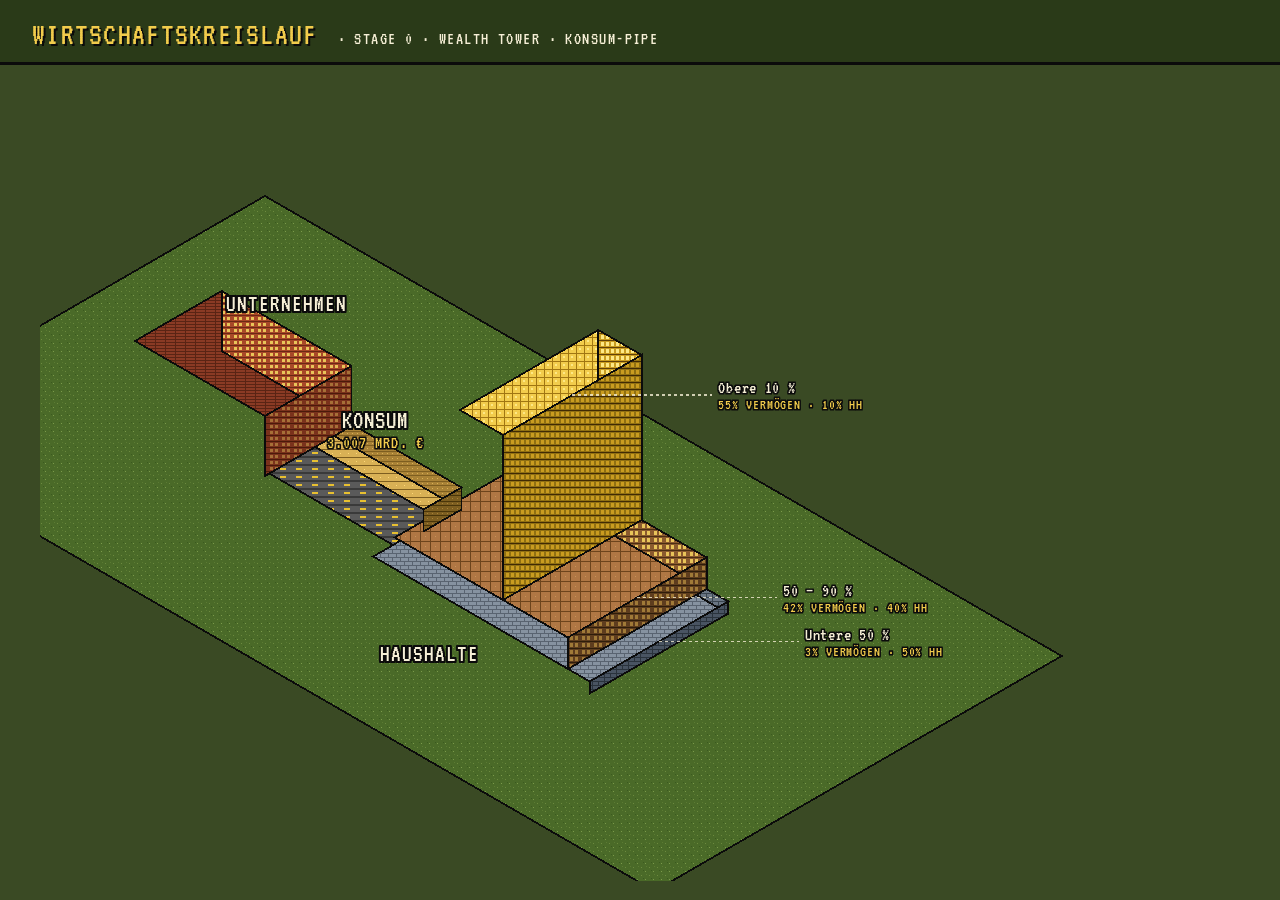
<file: wirtschaftskreislauf/iso-prototype.html>
<!doctype html>
<html lang="de">
<head>
<meta charset="utf-8" />
<title>Wirtschaftskreislauf · ISO Prototyp (SimCity-Stil)</title>
<link href="https://fonts.googleapis.com/css2?family=VT323&display=swap" rel="stylesheet">
<style>
  :root {
    --bg:        #3a4a24;
    --outline:   #0b0b0b;
    --cream:     #f6efd6;
    --gold:      #f2cc4c;
  }
  * { box-sizing: border-box; }
  html, body {
    margin: 0; padding: 0;
    background: var(--bg);
    color: var(--cream);
    font-family: 'VT323', monospace;
    image-rendering: pixelated;
  }
  .topbar {
    display: flex; align-items: baseline; gap: 20px;
    padding: 18px 32px 12px;
    background: #2a3a18;
    border-bottom: 3px solid var(--outline);
  }
  .logo {
    font-size: 32px; letter-spacing: 0.04em;
    color: var(--gold);
    text-shadow: 2px 2px 0 var(--outline);
  }
  .sub {
    font-size: 18px; letter-spacing: 0.08em;
    text-transform: uppercase;
    color: var(--cream);
  }
  .stage { padding: 16px 32px; }
  svg { display: block; width: 100%; max-width: 1200px; margin: 0 auto; shape-rendering: crispEdges; }

  .face  { stroke: var(--outline); stroke-width: 1.8; stroke-linejoin: miter; }
  .edge  { stroke: var(--outline); stroke-width: 1; fill: none; }

  .node-label {
    font-size: 24px;
    fill: var(--cream);
    paint-order: stroke;
    stroke: var(--outline); stroke-width: 4;
    letter-spacing: 0.04em;
  }
  .stratum-label {
    font-size: 18px;
    fill: var(--cream);
    paint-order: stroke;
    stroke: var(--outline); stroke-width: 3;
    letter-spacing: 0.04em;
  }
  .stratum-value {
    font-size: 15px;
    fill: var(--gold);
    paint-order: stroke;
    stroke: var(--outline); stroke-width: 3;
    letter-spacing: 0.06em;
    text-transform: uppercase;
  }
  .pipe-label {
    font-size: 26px;
    fill: var(--cream);
    paint-order: stroke;
    stroke: var(--outline); stroke-width: 4;
    letter-spacing: 0.04em;
  }
  .pipe-value {
    font-size: 18px;
    fill: var(--gold);
    paint-order: stroke;
    stroke: var(--outline); stroke-width: 3;
    letter-spacing: 0.06em;
  }
  .leader {
    stroke: var(--cream);
    stroke-width: 1.2;
    fill: none;
    stroke-dasharray: 3 3;
    opacity: 0.8;
  }
</style>
</head>
<body>

<header class="topbar">
  <div class="logo">WIRTSCHAFTSKREISLAUF</div>
  <div class="sub">· Stage 0 · Wealth Tower · Konsum-Pipe</div>
</header>

<main class="stage">
  <svg viewBox="0 0 1200 800" xmlns="http://www.w3.org/2000/svg">

    <!-- ===============================================================
         PATTERNS — jede Fläche bekommt eine 8-bit-Pixel-Textur.
         Muster tile-en in Screen-Space, das passt in iso gut.
         =============================================================== -->
    <defs>
      <!-- GRASS (Boden) -->
      <pattern id="grass" width="8" height="8" patternUnits="userSpaceOnUse">
        <rect width="8" height="8" fill="#4a6a28"/>
        <rect x="1" y="2" width="1" height="1" fill="#6c8a3e"/>
        <rect x="5" y="6" width="1" height="1" fill="#7a9a4a"/>
        <rect x="3" y="5" width="1" height="1" fill="#3a5a1e"/>
        <rect x="6" y="1" width="1" height="1" fill="#5a7a32"/>
      </pattern>

      <!-- ROAD (Grau, gelbe Mittellinie) -->
      <pattern id="road" width="16" height="8" patternUnits="userSpaceOnUse">
        <rect width="16" height="8" fill="#5a5a5a"/>
        <rect x="0" y="3" width="6" height="2" fill="#e8c030"/>
        <rect x="0" y="0" width="16" height="1" fill="#3a3a3a"/>
        <rect x="0" y="7" width="16" height="1" fill="#3a3a3a"/>
      </pattern>

      <!-- UNTERE 50 % — Schiefer-Wand, gleiches Backstein-Motiv auf front & right,
                        nur andere Farbtöne (Schatten). Top hat Dach-Textur. -->
      <pattern id="low-top" width="8" height="8" patternUnits="userSpaceOnUse">
        <rect width="8" height="8" fill="#8692a0"/>
        <rect x="0" y="0" width="8" height="1" fill="#596370"/>
        <rect x="0" y="4" width="8" height="1" fill="#596370"/>
        <rect x="4" y="0" width="1" height="4" fill="#596370"/>
        <rect x="0" y="4" width="1" height="4" fill="#596370"/>
      </pattern>
      <pattern id="low-front" width="12" height="8" patternUnits="userSpaceOnUse">
        <rect width="12" height="8" fill="#6a7684"/>
        <rect x="0" y="0" width="12" height="1" fill="#3a454f"/>
        <rect x="0" y="4" width="12" height="1" fill="#3a454f"/>
        <rect x="0" y="0" width="1" height="8" fill="#3a454f"/>
        <rect x="6" y="0" width="1" height="4" fill="#3a454f"/>
        <rect x="0" y="4" width="1" height="4" fill="#3a454f"/>
      </pattern>
      <pattern id="low-right" width="12" height="8" patternUnits="userSpaceOnUse">
        <rect width="12" height="8" fill="#495462"/>
        <rect x="0" y="0" width="12" height="1" fill="#2a333c"/>
        <rect x="0" y="4" width="12" height="1" fill="#2a333c"/>
        <rect x="0" y="0" width="1" height="8" fill="#2a333c"/>
        <rect x="6" y="0" width="1" height="4" fill="#2a333c"/>
        <rect x="0" y="4" width="1" height="4" fill="#2a333c"/>
      </pattern>

      <!-- 50 – 90 % — Lehmziegel mit Fensterreihen, konsistent front & right -->
      <pattern id="mid-top" width="10" height="10" patternUnits="userSpaceOnUse">
        <rect width="10" height="10" fill="#b07744"/>
        <rect x="0" y="0" width="10" height="1" fill="#6d441c"/>
        <rect x="0" y="0" width="1" height="10" fill="#6d441c"/>
        <rect x="5" y="5" width="1" height="1" fill="#c8945a"/>
      </pattern>
      <pattern id="mid-front" width="12" height="14" patternUnits="userSpaceOnUse">
        <rect width="12" height="14" fill="#8a5a2e"/>
        <rect x="0" y="0" width="12" height="1" fill="#4a2e12"/>
        <rect x="0" y="7" width="12" height="1" fill="#4a2e12"/>
        <rect x="2" y="2" width="3" height="4" fill="#e8c45a"/>
        <rect x="7" y="2" width="3" height="4" fill="#e8c45a"/>
        <rect x="2" y="9" width="3" height="4" fill="#e8c45a"/>
        <rect x="7" y="9" width="3" height="4" fill="#e8c45a"/>
      </pattern>
      <pattern id="mid-right" width="12" height="14" patternUnits="userSpaceOnUse">
        <rect width="12" height="14" fill="#5e3d1e"/>
        <rect x="0" y="0" width="12" height="1" fill="#2e1d0a"/>
        <rect x="0" y="7" width="12" height="1" fill="#2e1d0a"/>
        <rect x="2" y="2" width="3" height="4" fill="#a07a38"/>
        <rect x="7" y="2" width="3" height="4" fill="#a07a38"/>
        <rect x="2" y="9" width="3" height="4" fill="#a07a38"/>
        <rect x="7" y="9" width="3" height="4" fill="#a07a38"/>
      </pattern>

      <!-- OBERE 10 % — Gold-Fassade, dichtere Fensterreihen konsistent -->
      <pattern id="high-top" width="8" height="8" patternUnits="userSpaceOnUse">
        <rect width="8" height="8" fill="#f2cc4c"/>
        <rect x="0" y="0" width="8" height="1" fill="#a07612"/>
        <rect x="0" y="0" width="1" height="8" fill="#a07612"/>
        <rect x="3" y="3" width="2" height="2" fill="#fde884"/>
      </pattern>
      <pattern id="high-front" width="10" height="14" patternUnits="userSpaceOnUse">
        <rect width="10" height="14" fill="#c99c20"/>
        <rect x="0" y="0" width="10" height="1" fill="#604008"/>
        <rect x="0" y="7" width="10" height="1" fill="#604008"/>
        <rect x="1" y="2" width="3" height="4" fill="#fde884"/>
        <rect x="6" y="2" width="3" height="4" fill="#fde884"/>
        <rect x="1" y="9" width="3" height="4" fill="#fde884"/>
        <rect x="6" y="9" width="3" height="4" fill="#fde884"/>
      </pattern>
      <pattern id="high-right" width="10" height="14" patternUnits="userSpaceOnUse">
        <rect width="10" height="14" fill="#907012"/>
        <rect x="0" y="0" width="10" height="1" fill="#402a04"/>
        <rect x="0" y="7" width="10" height="1" fill="#402a04"/>
        <rect x="1" y="2" width="3" height="4" fill="#c99c20"/>
        <rect x="6" y="2" width="3" height="4" fill="#c99c20"/>
        <rect x="1" y="9" width="3" height="4" fill="#c99c20"/>
        <rect x="6" y="9" width="3" height="4" fill="#c99c20"/>
      </pattern>

      <!-- UNTERNEHMEN — Backsteinfabrik, gleiche Fenster-Muster auf beiden Wänden -->
      <pattern id="unt-top" width="10" height="6" patternUnits="userSpaceOnUse">
        <rect width="10" height="6" fill="#8a3a24"/>
        <rect x="0" y="0" width="10" height="1" fill="#5a2414"/>
        <rect x="0" y="3" width="10" height="1" fill="#5a2414"/>
        <rect x="5" y="0" width="1" height="6" fill="#5a2414"/>
      </pattern>
      <pattern id="unt-front" width="12" height="12" patternUnits="userSpaceOnUse">
        <rect width="12" height="12" fill="#a84828"/>
        <rect x="0" y="0" width="12" height="1" fill="#6a2814"/>
        <rect x="0" y="6" width="12" height="1" fill="#6a2814"/>
        <rect x="2" y="2" width="3" height="3" fill="#e8c45a"/>
        <rect x="7" y="2" width="3" height="3" fill="#e8c45a"/>
        <rect x="2" y="8" width="3" height="3" fill="#e8c45a"/>
        <rect x="7" y="8" width="3" height="3" fill="#e8c45a"/>
      </pattern>
      <pattern id="unt-right" width="12" height="12" patternUnits="userSpaceOnUse">
        <rect width="12" height="12" fill="#7a321c"/>
        <rect x="0" y="0" width="12" height="1" fill="#4a1a0a"/>
        <rect x="0" y="6" width="12" height="1" fill="#4a1a0a"/>
        <rect x="2" y="2" width="3" height="3" fill="#a67038"/>
        <rect x="7" y="2" width="3" height="3" fill="#a67038"/>
        <rect x="2" y="8" width="3" height="3" fill="#a67038"/>
        <rect x="7" y="8" width="3" height="3" fill="#a67038"/>
      </pattern>

      <!-- PIPE — Messing-Rohr mit Nieten, konsistent über alle Flächen -->
      <pattern id="pipe-top" width="8" height="8" patternUnits="userSpaceOnUse">
        <rect width="8" height="8" fill="#d9b155"/>
        <rect x="0" y="0" width="8" height="1" fill="#7d5e20"/>
        <rect x="4" y="4" width="1" height="1" fill="#fdd878"/>
      </pattern>
      <pattern id="pipe-front" width="10" height="10" patternUnits="userSpaceOnUse">
        <rect width="10" height="10" fill="#a98236"/>
        <rect x="0" y="0" width="10" height="1" fill="#7d5e20"/>
        <rect x="0" y="4" width="10" height="1" fill="#7d5e20"/>
        <rect x="2" y="2" width="1" height="1" fill="#d9b155"/>
        <rect x="7" y="2" width="1" height="1" fill="#d9b155"/>
        <rect x="2" y="7" width="1" height="1" fill="#d9b155"/>
        <rect x="7" y="7" width="1" height="1" fill="#d9b155"/>
      </pattern>
      <pattern id="pipe-right" width="10" height="10" patternUnits="userSpaceOnUse">
        <rect width="10" height="10" fill="#7d5e20"/>
        <rect x="0" y="0" width="10" height="1" fill="#4a360a"/>
        <rect x="0" y="4" width="10" height="1" fill="#4a360a"/>
        <rect x="2" y="2" width="1" height="1" fill="#a98236"/>
        <rect x="7" y="2" width="1" height="1" fill="#a98236"/>
        <rect x="2" y="7" width="1" height="1" fill="#a98236"/>
        <rect x="7" y="7" width="1" height="1" fill="#a98236"/>
      </pattern>
    </defs>

    <g id="diagram"></g>
  </svg>
</main>

<script>
(() => {
  'use strict';
  const SVG_NS = 'http://www.w3.org/2000/svg';

  const C30 = Math.cos(Math.PI / 6);
  const S30 = Math.sin(Math.PI / 6);
  const ORIGIN = { x: 580, y: 470 };
  const iso = (x, y, z) => ({
    sx: ORIGIN.x + C30 * (x - z),
    sy: ORIGIN.y + S30 * (x + z) - y,
  });
  const P = (x, y, z) => {
    const p = iso(x, y, z);
    return `${p.sx.toFixed(1)} ${p.sy.toFixed(1)}`;
  };

  const g = document.getElementById('diagram');

  /* Prisma mit Pattern-Fills je Face */
  function drawPrism(x, y, z, w, h, d, kind, opts = {}) {
    const wrap = document.createElementNS(SVG_NS, 'g');
    g.appendChild(wrap);
    const FBL = [x,y,z], FBR = [x+w,y,z], FTR = [x+w,y+h,z], FTL = [x,y+h,z];
    const BBR = [x+w,y,z+d], BTR = [x+w,y+h,z+d], BTL = [x,y+h,z+d];
    const mk = (pts, face) => {
      const poly = document.createElementNS(SVG_NS, 'polygon');
      poly.setAttribute('class', 'face');
      poly.setAttribute('points', pts.map(p => P(...p)).join(' '));
      poly.setAttribute('fill', `url(#${kind}-${face})`);
      wrap.appendChild(poly);
    };
    if (!opts.skipTop) mk([FTL, FTR, BTR, BTL], 'top');
    mk([FBL, FBR, FTR, FTL], 'front');
    mk([FBR, BBR, BTR, FTR], 'right');
    return wrap;
  }

  /* GROUND · Grass-Fläche mit Road-Streifen zwischen UNT und HH */
  (() => {
    const gx0 = -560, gx1 = 360, gz0 = -150, gz1 = 320;
    const gpoly = document.createElementNS(SVG_NS, 'polygon');
    gpoly.setAttribute('class', 'face');
    gpoly.setAttribute('points', [
      [gx0,0,gz0],[gx1,0,gz0],[gx1,0,gz1],[gx0,0,gz1]
    ].map(c => P(...c)).join(' '));
    gpoly.setAttribute('fill', 'url(#grass)');
    g.appendChild(gpoly);

    // Road zwischen UNT und HH-Tower
    const roadZ0 = 55, roadZ1 = 125, roadX0 = -280, roadX1 = -125;
    const rpoly = document.createElementNS(SVG_NS, 'polygon');
    rpoly.setAttribute('class', 'face');
    rpoly.setAttribute('points', [
      [roadX0,0,roadZ0],[roadX1,0,roadZ0],[roadX1,0,roadZ1],[roadX0,0,roadZ1]
    ].map(c => P(...c)).join(' '));
    rpoly.setAttribute('fill', 'url(#road)');
    g.appendChild(rpoly);
  })();

  /* WEALTH TOWER
     Bottom-Block bewusst dünn (niedriger Vermögensanteil sichtbar machen),
     aber min 12 damit es kein Pixel-Streifen wird.
     Middle leicht überproportional (min 30). Top dominiert (keine Deckelung). */
  const W_UNIT = 5, H_UNIT = 30, HH_D = 160;
  const strata = [
    { label: 'Untere 50 %', pop: 50, wealth: 3,  wPerCapita: 3/50,  kind: 'low',  minH: 12 },
    { label: '50 – 90 %',   pop: 40, wealth: 42, wPerCapita: 42/40, kind: 'mid',  minH: 30 },
    { label: 'Obere 10 %',  pop: 10, wealth: 55, wPerCapita: 55/10, kind: 'high', minH: 60 },
  ];
  let yStack = 0;
  const strataBoxes = strata.map(s => {
    const w = s.pop * W_UNIT;
    const h = Math.max(s.minH, s.wPerCapita * H_UNIT);
    const b = { x: -w/2, y: yStack, z: 0, w, h, d: HH_D, ...s };
    yStack += h; return b;
  });
  strataBoxes.forEach(b => drawPrism(b.x, b.y, b.z, b.w, b.h, b.d, b.kind));

  /* KONSUM-PIPE — VOR UNT zeichnen (Pipe ist „hinter" UNT in iso z-order) */
  const UNT = { x: -430, y: 0, z: 30, w: 150, h: 60, d: 100 };
  const pipeConfig = (() => {
    const pipeH = 22, pipeD = 44, pipeY = 8;
    const pipeZ = UNT.z + (UNT.d - pipeD) / 2;
    const pipeX = UNT.x + UNT.w;
    const bottom = strataBoxes[0];
    const pipeW = bottom.x - pipeX;
    return { pipeX, pipeY, pipeZ, pipeW, pipeH, pipeD };
  })();
  drawPrism(pipeConfig.pipeX, pipeConfig.pipeY, pipeConfig.pipeZ,
            pipeConfig.pipeW, pipeConfig.pipeH, pipeConfig.pipeD, 'pipe');

  /* UNTERNEHMEN — zuletzt gezeichnet (frontmost) */
  drawPrism(UNT.x, UNT.y, UNT.z, UNT.w, UNT.h, UNT.d, 'unt');

  /* ---- Jetzt alle Labels (immer on top) ---- */
  // Schicht-Labels am Wealth-Tower
  strataBoxes.forEach(b => {
    const a = iso(b.x + b.w, b.y + b.h, b.z + b.d * 0.5);
    const e = { sx: a.sx + 140, sy: a.sy };
    const line = document.createElementNS(SVG_NS, 'path');
    line.setAttribute('class', 'leader');
    line.setAttribute('d', `M ${a.sx.toFixed(1)} ${a.sy.toFixed(1)} L ${e.sx.toFixed(1)} ${e.sy.toFixed(1)}`);
    g.appendChild(line);

    const t = document.createElementNS(SVG_NS, 'text');
    t.setAttribute('class', 'stratum-label');
    t.setAttribute('x', (e.sx + 6).toFixed(1));
    t.setAttribute('y', (e.sy - 2).toFixed(1));
    t.textContent = b.label;
    g.appendChild(t);

    const t2 = document.createElementNS(SVG_NS, 'text');
    t2.setAttribute('class', 'stratum-value');
    t2.setAttribute('x', (e.sx + 6).toFixed(1));
    t2.setAttribute('y', (e.sy + 14).toFixed(1));
    t2.textContent = `${b.wealth}% Vermögen · ${b.pop}% HH`;
    g.appendChild(t2);
  });

  // Haushalte-Label unter dem Tower
  (() => {
    const base = strataBoxes[0];
    const p = iso(base.x + base.w * 0.5, 0, base.z + base.d + 60);
    const t = document.createElementNS(SVG_NS, 'text');
    t.setAttribute('class', 'node-label');
    t.setAttribute('x', p.sx.toFixed(1));
    t.setAttribute('y', p.sy.toFixed(1));
    t.setAttribute('text-anchor', 'middle');
    t.textContent = 'HAUSHALTE';
    g.appendChild(t);
  })();

  // UNT-Label
  (() => {
    const p = iso(UNT.x + UNT.w * 0.5, UNT.y + UNT.h + 18, UNT.z);
    const t = document.createElementNS(SVG_NS, 'text');
    t.setAttribute('class', 'node-label');
    t.setAttribute('x', p.sx.toFixed(1));
    t.setAttribute('y', p.sy.toFixed(1));
    t.setAttribute('text-anchor', 'middle');
    t.textContent = 'UNTERNEHMEN';
    g.appendChild(t);
  })();

  // Konsum-Label
  (() => {
    const midX = pipeConfig.pipeX + pipeConfig.pipeW / 2;
    const lp = iso(midX, pipeConfig.pipeY + pipeConfig.pipeH + 32, pipeConfig.pipeZ + pipeConfig.pipeD / 2);
    const t = document.createElementNS(SVG_NS, 'text');
    t.setAttribute('class', 'pipe-label');
    t.setAttribute('x', lp.sx.toFixed(1));
    t.setAttribute('y', lp.sy.toFixed(1));
    t.setAttribute('text-anchor', 'middle');
    t.textContent = 'KONSUM';
    g.appendChild(t);

    const t2 = document.createElementNS(SVG_NS, 'text');
    t2.setAttribute('class', 'pipe-value');
    t2.setAttribute('x', lp.sx.toFixed(1));
    t2.setAttribute('y', (lp.sy + 20).toFixed(1));
    t2.setAttribute('text-anchor', 'middle');
    t2.textContent = '3.007 MRD. €';
    g.appendChild(t2);
  })();
})();
</script>

</body>
</html>
</file>
<file: map/styles.css>
/* Wirtschaftskarte — Works-in-Progress inspired rework
   Editorial, real geography, single spot color. */

*, *::before, *::after { box-sizing: border-box; }
html, body { margin:0; padding:0; height:100%; overflow:hidden; color:#1f1a14; background:#f4efe6; font-family: "Source Serif 4","Source Serif Pro",Georgia,serif; }

:root{
  --paper:#f4efe6;
  --paper-2:#ece4d3;
  --ink:#1f1a14;
  --ink-2:#5a4f3e;
  --ink-3:#a59a86;
  --rule:#bfb4a1;
  --spot:#b33a1a;       /* terracotta / editorial red */
  --spot-2:#315a7a;     /* muted ink blue */
  --spot-3:#6e7a3e;     /* olive */
  --spot-4:#a27a1a;     /* ochre */
  --spot-5:#5a3f6e;     /* aubergine */
}

/* ============== TOPBAR ============== */
header.topbar{
  position:fixed; top:0; left:0; right:0; z-index:30; height:48px;
  display:flex; align-items:center; gap:20px;
  padding:0 22px;
  background:rgba(244,239,230,.92);
  border-bottom:1px solid var(--rule);
  backdrop-filter:blur(4px);
}
.topbar .logo{ font-family:"Source Serif 4",Georgia,serif; font-weight:700; font-style:italic; font-size:20px; letter-spacing:.2px; white-space:nowrap; }
.topbar .sub{ font-family:"Inter",system-ui,sans-serif; font-size:11px; color:var(--ink-2); letter-spacing:.5px; text-transform:uppercase; white-space:nowrap; overflow:hidden; text-overflow:ellipsis; min-width:0; flex:1; }
.topbar .tabs{ display:flex; gap:0; border:1px solid var(--rule); }
.topbar .tabs button{
  font-family:"Inter",system-ui,sans-serif; font-size:11px; font-weight:500;
  letter-spacing:.8px; text-transform:uppercase;
  background:transparent; border:none; border-right:1px solid var(--rule);
  padding:6px 14px; cursor:pointer; color:var(--ink-2);
}
.topbar .tabs button:last-child{border-right:none}
.topbar .tabs button.active{ background:var(--ink); color:var(--paper); }
.topbar .tabs button:hover:not(.active){ color:var(--ink); }

/* ============== STAGE ============== */
.stage{ position:fixed; inset:48px 0 0 0; overflow:hidden; }
.panel{ display:none; width:100%; height:100%; }
.panel.active{ display:block; }

/* ============== MAP BASE ============== */
.map-wrap{ position:absolute; inset:0; }
.map-svg{ position:absolute; inset:0; width:100%; height:100%; }

/* Editorial (A) */
.v-edit{ background:var(--paper); }
.v-edit .country-fill{ fill:#faf6ee; stroke:var(--ink); stroke-width:0.6; }
.v-edit .country-fill.de{ fill:#f4e5c9; stroke:var(--ink); stroke-width:0.9; }
.v-edit .country-label{
  font-family:"Inter",system-ui,sans-serif; font-size:10px; letter-spacing:2.5px;
  text-transform:uppercase; fill:var(--ink-2); font-weight:500; pointer-events:none;
}
.v-edit .country-label.de{ fill:var(--ink); font-weight:700; }
.v-edit .city-dot{ fill:var(--ink); }
.v-edit .city-label{
  font-family:"Inter",system-ui,sans-serif; font-size:10px; fill:var(--ink);
  pointer-events:none;
}
.v-edit .graticule{ stroke:var(--rule); stroke-width:0.3; stroke-dasharray:1,2; fill:none; opacity:.5; }

/* Schematic / hex (B) */
.v-hex{ background:#11151d; color:#e6e1d3; }
.v-hex .country-fill.de{ fill:#2f4469; stroke:#6e87ad; stroke-width:1.1; }
.v-hex .country-fill{ fill:#1a2132; stroke:#495a7a; stroke-width:0.8; }
.v-hex .country-label{ font-family:"JetBrains Mono",monospace; font-size:9px; letter-spacing:3px; fill:#6b7a97; }
.v-hex .country-label.de{ fill:#b8c5dd; }
.v-hex .city-dot{ fill:#fff; stroke:#11151d; stroke-width:0.8; }
.v-hex .city-label{ font-family:"JetBrains Mono",monospace; font-size:9px; fill:#8a9ab8; letter-spacing:1px; text-transform:uppercase; }

/* Dot map (C) */
.v-dot{ background:var(--paper); }
.v-dot .country-fill{ fill:none; stroke:var(--rule); stroke-width:0.5; }
.v-dot .country-fill.de{ stroke:var(--ink); stroke-width:1; }
.v-dot .country-label{ font-family:"Inter",sans-serif; font-size:10px; letter-spacing:2px; fill:var(--ink-3); text-transform:uppercase; }
.v-dot .country-label.de{ fill:var(--ink); }
.v-dot .city-dot{ fill:var(--spot); }

/* ============== CARDS ============== */
.card{
  position:absolute; z-index:5; cursor:pointer;
  transform:translate(-50%,-50%);
  transition:transform .18s ease;
}
.card:hover{ transform:translate(-50%,-50%) scale(1.03); z-index:10; }
.card:hover .body{ box-shadow:0 8px 20px rgba(31,26,20,.12); border-color:var(--ink); }

.card .body{
  min-width:150px; max-width:180px; padding:7px 9px 8px;
  background:var(--paper); border:1px solid var(--rule);
  font-family:"Inter",system-ui,sans-serif;
  transition:box-shadow .18s ease, border-color .18s ease;
}
.card .kicker{
  font-size:8.5px; letter-spacing:1.1px; text-transform:uppercase;
  color:var(--ink-2); margin-bottom:2px;
}
.card .headline{ display:flex; align-items:baseline; gap:5px; }
.card .val{
  font-family:"Source Serif 4",Georgia,serif;
  font-size:19px; line-height:1; font-weight:600; color:var(--ink);
  font-feature-settings:"tnum";
}
.card .unit{ font-size:9.5px; color:var(--ink-2); line-height:1.25; flex:1; }
.card .chart{ margin-top:5px; }

/* Card title when no big number (e.g. cost-structure grouped) */
.card .card-title{
  font-family:"Source Serif 4",Georgia,serif;
  font-size:14px; line-height:1.2; font-weight:600; color:var(--ink);
  margin-top:1px;
}

/* Cost-structure grouped mini (multiple industries × categories) */
.card .chart .cs-grid{ display:flex; flex-direction:column; gap:3px; }
.cs-row{ display:flex; align-items:center; gap:5px; }
.cs-lbl{
  width:68px; flex-shrink:0; font-size:9px; color:var(--ink-2);
  font-family:"Inter",sans-serif; letter-spacing:.1px;
  white-space:nowrap; overflow:hidden; text-overflow:ellipsis;
}
.cs-bar{ flex:1; height:7px; }
.cs-legend{ flex-wrap:wrap; row-gap:2px; gap:6px; margin-top:5px; }
.cs-legend .pair{ display:flex; align-items:center; gap:3px; }
.cs-legend .sw{ width:7px; height:7px; display:inline-block; }

/* Widen the card body when it shows the grouped cost-structure chart */
.card:has(.cs-grid) .body{ min-width:210px; max-width:240px; }

/* Drawer grouped rows */
.cs-drow{ display:grid; grid-template-columns:130px 1fr; align-items:center; gap:10px; margin:4px 0; }
.cs-dlbl{ font-size:12px; color:var(--ink); }

/* Mini stack bar */
.mini-stack{ display:flex; height:6px; border:none; overflow:hidden; background:var(--paper-2); }
.mini-stack > div{ height:100%; }
.mini-legend{
  display:flex; justify-content:space-between;
  font-size:9px; color:var(--ink-3); margin-top:3px;
  font-feature-settings:"tnum"; letter-spacing:.3px;
}
.mini-legend .pair{ display:flex; align-items:center; gap:3px; }
.mini-legend .sw{ width:6px; height:6px; display:inline-block; }

/* Mini ranked bars */
.mini-bars{ display:flex; flex-direction:column; gap:2px; }
.mb-row{ display:flex; align-items:center; gap:5px; font-size:9px; color:var(--ink-2); }
.mb-lbl{ width:46px; flex-shrink:0; font-feature-settings:"tnum"; overflow:hidden; text-overflow:ellipsis; white-space:nowrap; }
.mb-track{ flex:1; height:4px; background:var(--paper-2); position:relative; }
.mb-track > i{ position:absolute; left:0; top:0; bottom:0; background:var(--spot); }
.mb-val{ font-family:"Inter",sans-serif; font-size:9px; color:var(--ink); font-feature-settings:"tnum"; width:28px; text-align:right; }

/* Spot color per category */
.seg-mat{  background:var(--spot); }
.seg-lab{  background:var(--spot-2); }
.seg-eng{  background:var(--spot-4); }
.seg-dep{  background:var(--spot-3); }
.seg-oth{  background:var(--ink-3); }
.seg-tax{  background:var(--spot-5); }
.seg-prof{ background:var(--ink); }

/* Category border-left accent */
.card[data-cat="industrie"] .body{ border-left:2px solid var(--spot-5); }
.card[data-cat="arbeit"]    .body{ border-left:2px solid var(--spot-2); }
.card[data-cat="gehalt"]    .body{ border-left:2px solid var(--spot-2); }
.card[data-cat="wohnen"]    .body{ border-left:2px solid var(--spot); }
.card[data-cat="staat"]     .body{ border-left:2px solid var(--spot-3); }
.card[data-cat="energie"]   .body{ border-left:2px solid var(--spot-4); }

/* Stacked-column segments */
.seg-net{ background:var(--spot-2); }
.seg-abz{ background:var(--ink-3); }

/* Stacked-column mini (in cards) */
.card .sc-wrap{
  display:flex; align-items:flex-end; gap:10px;
  height:70px; padding:0 4px; margin-top:2px;
}
.card .sc-col{
  flex:1; display:flex; flex-direction:column; align-items:center;
  height:100%; min-width:0;
}
.card .sc-total{
  font-family:"Inter",sans-serif; font-size:9px; font-weight:600;
  color:var(--ink); font-feature-settings:"tnum"; margin-bottom:2px;
}
.card .sc-stack{
  width:18px; display:flex; flex-direction:column-reverse;
  background:var(--paper-2); border:1px solid var(--rule); box-sizing:border-box;
}
.card .sc-stack > div{ width:100%; }
.card .sc-lbl{
  margin-top:3px; font-size:9px; font-family:"Inter",sans-serif;
  color:var(--ink-2); text-align:center; white-space:nowrap;
  overflow:hidden; text-overflow:ellipsis; max-width:100%;
}
.card:has(.sc-wrap) .body{ min-width:175px; }

/* Stacked-column drawer */
.drawer .sc-dwrap{
  display:flex; align-items:flex-end; gap:30px;
  height:220px; margin:10px 0 8px; padding:0 10px 0 10px;
}
.drawer .sc-dcol{
  flex:1; display:flex; flex-direction:column; align-items:center; height:100%;
  min-width:0;
}
/* Frame spans the full axis range; stack fills from bottom up to its % height. */
.drawer .sc-dframe{
  position:relative; width:100%; flex:1;
  display:flex; justify-content:center; align-items:flex-end;
}
.drawer .sc-dstack{
  position:relative;
  width:80px; display:flex; flex-direction:column-reverse;
  background:var(--paper-2); border:1px solid var(--rule); box-sizing:border-box;
}
.drawer .sc-dstack > div{ width:100%; }

/* Default (left column): markers sit to the RIGHT of the stack. */
.drawer .sc-dtotmark,
.drawer .sc-dnetmark{
  position:absolute; left:100%;
  white-space:nowrap;
  display:flex; align-items:center; gap:5px;
  padding-left:8px;
  pointer-events:none;
}
.drawer .sc-dtotmark{ top:0; transform:translateY(-50%); }
.drawer .sc-dnetmark{ transform:translateY(50%); }   /* bottom set inline */

/* Right column: mirror markers to the LEFT of the stack */
.drawer .sc-dcol:last-child .sc-dtotmark,
.drawer .sc-dcol:last-child .sc-dnetmark{
  left:auto; right:100%;
  padding-left:0; padding-right:8px;
  flex-direction:row-reverse;
}

/* Dashed guide extends from label toward column edge */
.drawer .sc-dtotmark::before,
.drawer .sc-dnetmark::before{
  content:""; position:absolute; right:100%; width:6px;
  top:50%; border-top:1px dashed var(--ink-3);
}
.drawer .sc-dcol:last-child .sc-dtotmark::before,
.drawer .sc-dcol:last-child .sc-dnetmark::before{
  right:auto; left:100%;
}

.drawer .sc-dtotmark .num,
.drawer .sc-dnetmark .num{
  font-family:"Source Serif 4",Georgia,serif; font-weight:600;
  font-size:13px; color:var(--ink); font-feature-settings:"tnum";
}
.drawer .sc-dtotmark .lbl,
.drawer .sc-dnetmark .lbl{
  font-family:"Inter",sans-serif; font-size:10px;
  letter-spacing:.5px; text-transform:uppercase;
  color:var(--ink-2);
}

.drawer .sc-dlbl{
  margin-top:10px; font-size:12px; color:var(--ink);
  text-align:center; max-width:220px; line-height:1.3; white-space:normal;
}
.drawer .axis-lbl{
  font-size:10px; color:var(--ink-2); font-family:"Inter",sans-serif;
  letter-spacing:.3px; text-transform:uppercase; margin-top:-2px;
}

/* Hex variant: invert card */
.v-hex .card .body{
  background:#1a2132; border-color:#2d3a57; color:#e6e1d3;
}
.v-hex .card .val{ color:#fff; }
.v-hex .card .kicker{ color:#8a9ab8; }
.v-hex .card .unit{ color:#a8b5cc; }
.v-hex .mini-stack{ background:#0e1320; }
.v-hex .mb-track{ background:#0e1320; }
.v-hex .mini-legend{ color:#8a9ab8; }
.v-hex .mb-lbl{ color:#8a9ab8; }
.v-hex .mb-val{ color:#e6e1d3; }

/* Leader line */
.leader{ position:absolute; inset:0; width:100%; height:100%; pointer-events:none; z-index:4; }
.leader line{ stroke:var(--ink); stroke-width:0.5; stroke-dasharray:1.5,1.5; opacity:.55; }
.leader circle{ fill:var(--ink); }
.v-hex .leader line{ stroke:#8a9ab8; opacity:.7; }
.v-hex .leader circle{ fill:#fff; }

/* ============== CHROME ============== */
.layers{
  position:absolute; top:16px; left:16px; z-index:20;
  background:var(--paper); border:1px solid var(--rule);
  padding:12px 14px; min-width:176px;
  font-family:"Inter",system-ui,sans-serif;
}
.layers h4{
  margin:0 0 8px; font-size:10px; letter-spacing:2px; text-transform:uppercase;
  color:var(--ink-2); font-weight:500;
}
.layers label{
  display:flex; align-items:center; gap:8px; font-size:12px; color:var(--ink);
  margin:4px 0; cursor:pointer;
}
.layers .sw{ width:8px; height:8px; display:inline-block; }
.layers input{ accent-color:var(--ink); transform:scale(.9); }

.zoom{
  position:absolute; bottom:16px; left:16px; z-index:20;
  display:flex; flex-direction:column; background:var(--paper);
}
.zoom button{
  width:28px; height:28px; border:1px solid var(--rule); background:var(--paper);
  font-family:"Source Serif 4",Georgia,serif; font-size:16px; cursor:pointer; color:var(--ink);
}
.zoom button:first-child{ border-bottom:none; }

.note{
  position:absolute; right:16px; bottom:16px; z-index:20;
  font-family:"Inter",system-ui,sans-serif; font-size:10px; letter-spacing:.8px;
  color:var(--ink-3); text-transform:uppercase;
}

.v-hex .layers, .v-hex .zoom button{
  background:#1a2132; border-color:#2d3a57; color:#e6e1d3;
}
.v-hex .layers h4{ color:#8a9ab8; }
.v-hex .layers label{ color:#e6e1d3; }
.v-hex .note{ color:#6b7a97; }

/* Intro chip */
.intro-chip{
  position:absolute; top:16px; left:50%; transform:translateX(-50%); z-index:15;
  background:var(--paper); border:1px solid var(--rule);
  padding:6px 12px; font-family:"Inter",sans-serif; font-size:11px;
  letter-spacing:.5px; color:var(--ink-2);
}
.v-hex .intro-chip{ background:#1a2132; border-color:#2d3a57; color:#a8b5cc; }

/* ============== DRAWER ============== */
.drawer{
  position:fixed; top:48px; right:0; bottom:0; width:440px; z-index:40;
  background:var(--paper); border-left:1px solid var(--rule);
  transform:translateX(100%); transition:transform .28s ease;
  box-shadow:-8px 0 30px rgba(31,26,20,.08);
  display:flex; flex-direction:column;
}
.drawer.on{ transform:translateX(0); }
.drawer > header{
  padding:16px 20px 14px; border-bottom:1px solid var(--rule);
  display:flex; justify-content:space-between; align-items:baseline;
}
.drawer > header h3{
  margin:0; font-family:"Source Serif 4",Georgia,serif; font-weight:600;
  font-size:20px; line-height:1.2; max-width:84%;
}
.drawer .close{
  background:transparent; border:none; font-size:18px; cursor:pointer;
  color:var(--ink-2); font-family:inherit;
}
.drawer .content{ padding:16px 20px; overflow:auto; flex:1; font-family:"Inter",system-ui,sans-serif; }
.drawer .kicker{ font-size:10px; letter-spacing:1.5px; text-transform:uppercase; color:var(--ink-2); }
.drawer .big{ font-family:"Source Serif 4",Georgia,serif; font-size:40px; line-height:1; font-weight:600; margin:4px 0 4px; font-feature-settings:"tnum"; }
.drawer .unit{ font-size:12px; color:var(--ink-2); }
.drawer .dek{ margin:14px 0; color:var(--ink); font-size:13px; line-height:1.55; }
.drawer h4{ font-family:"Source Serif 4",Georgia,serif; font-weight:600; font-size:14px; margin:18px 0 8px; letter-spacing:.2px; }

.drawer .stackbar{ display:flex; flex:1; height:32px; background:var(--paper-2); }
.drawer .stackbar > div{
  display:grid; place-items:center; color:#fff; font-size:10px; font-weight:500;
  overflow:visible; white-space:nowrap;
}
.drawer .legend{ display:flex; flex-wrap:wrap; gap:4px 12px; margin-top:8px; font-size:11px; color:var(--ink-2); }
.drawer .legend .k{ display:flex; align-items:center; gap:5px; }
.drawer .legend .sw{ width:8px; height:8px; }

.drawer .prof{ display:grid; grid-template-columns:180px 1fr 60px; align-items:center; gap:8px; font-size:12px; margin:3px 0; color:var(--ink); }
.drawer .prof > span:first-child{ overflow:hidden; text-overflow:ellipsis; white-space:nowrap; }
.drawer .prof .bar{ height:7px; background:var(--paper-2); position:relative; }
.drawer .prof .bar > span{ display:block; height:100%; background:var(--spot); }
.drawer .prof .v{ text-align:right; font-feature-settings:"tnum"; color:var(--ink); }

.drawer .source{ font-size:10px; color:var(--ink-3); margin-top:16px; padding-top:10px; border-top:1px solid var(--rule); letter-spacing:.3px; line-height:1.5; }

.drawer .notes{
  margin-top:18px; padding-top:10px;
  border-top:1px solid var(--rule);
}
.drawer .notes h5{
  margin:0 0 6px;
  font-family:"Inter",sans-serif; font-size:10px; font-weight:600;
  text-transform:uppercase; letter-spacing:.5px; color:var(--ink-2);
}
.drawer .notes p{
  margin:0 0 4px;
  font-size:12px; line-height:1.45; color:var(--ink);
}
.drawer .notes p:last-child{ margin-bottom:0; }
/* When notes precede source, source doesn't need its own top border */
.drawer .notes + .source{ border-top:none; padding-top:6px; margin-top:10px; }

.pill{
  display:inline-block; font-size:10px; letter-spacing:.5px;
  padding:3px 10px; border:1px solid var(--rule); margin:3px 4px 3px 0;
  color:var(--ink-2); background:var(--paper);
}
.pill.on{ background:var(--ink); color:var(--paper); border-color:var(--ink); }

/* Hide scrollbar aesthetics */
.drawer .content::-webkit-scrollbar{ width:6px; }
.drawer .content::-webkit-scrollbar-thumb{ background:var(--rule); }
</file>
<file: wirtschaftskreislauf/styles.css>
:root {
  --paper: #fbf9f3;
  --paper-edge: #ece4d0;
  --ink: #3a342e;          /* warm charcoal */
  --ink-soft: #7a6f63;
  --ink-faint: #b5a891;
  --serif: 'Source Serif 4', 'ET Book', Georgia, serif;
  --sans: 'Inter', system-ui, sans-serif;

  /* Kreislauf-Farben */
  --markt: #2e7d6a;        /* gedämpftes Teal/Grün */
  --markt-soft: #4a9a87;
  --markt-light: #c8e4dc;  /* helle Füllung */
  --staat: #b85c38;        /* gedämpftes Terracotta/Orange */
  --staat-soft: #d07a54;
  --staat-light: #f3d9ce;  /* helle Füllung */
  --ausland: #5c6b8a;      /* gedämpftes Blau/Grau */
  --ausland-soft: #7a89a8;
  --ausland-light: #d4dae6; /* helle Füllung */
}

* { box-sizing: border-box; }
html, body {
  margin: 0; padding: 0;
  background: var(--paper);
  color: var(--ink);
  font-family: var(--serif);
  font-feature-settings: "onum" 1, "kern" 1;
}

.topbar {
  display: flex;
  align-items: baseline;
  gap: 20px;
  padding: 26px 48px 18px;
  border-bottom: 1px solid var(--paper-edge);
}
.topbar .logo {
  font-family: var(--serif);
  font-size: 20px;
  font-weight: 500;
  letter-spacing: 0.01em;
}
.topbar .sub {
  font-family: var(--sans);
  font-size: 10px;
  letter-spacing: 0.14em;
  text-transform: uppercase;
  color: var(--ink-faint);
  font-weight: 500;
}

/* Toggle Switch */
.toggle-switch {
  display: flex;
  align-items: center;
  gap: 10px;
  margin-left: auto;
  cursor: pointer;
  user-select: none;
}
.toggle-switch input {
  display: none;
}
.toggle-slider {
  width: 36px;
  height: 20px;
  background: var(--ink-faint);
  border-radius: 10px;
  position: relative;
  transition: background 0.2s ease;
}
.toggle-slider::after {
  content: '';
  position: absolute;
  top: 2px;
  left: 2px;
  width: 16px;
  height: 16px;
  background: var(--paper);
  border-radius: 50%;
  transition: transform 0.2s ease;
}
.toggle-switch input:checked + .toggle-slider {
  background: var(--ink);
}
.toggle-switch input:checked + .toggle-slider::after {
  transform: translateX(16px);
}
.toggle-label {
  font-family: var(--sans);
  font-size: 11px;
  font-weight: 500;
  color: var(--ink-soft);
  letter-spacing: 0.02em;
}

.stage {
  padding: 32px 48px 48px;
}
.diagram-wrap {
  position: relative;
  width: 100%;
  max-width: 1650px;
  margin: 0 auto;
}
.diagram {
  display: block;
  width: 100%;
  height: auto;
  overflow: visible;
}

/* ---------- Pipes ---------- */
/* Doppelwand-Effekt = äußerer Tintenstroke + innerer Papierstroke auf
   demselben Pfad. stroke-linejoin:round gibt runde Kurven an jedem Knick. */
.pipe-outer {
  fill: none;
  stroke: var(--ink);
  stroke-linejoin: round;
  stroke-linecap: butt;
}
.pipe-inner {
  fill: none;
  stroke: var(--paper);
  stroke-linejoin: round;
  stroke-linecap: butt;
}
.pipe-dashed {
  fill: none;
  stroke: var(--ink-faint);
  stroke-width: 1;
  stroke-linejoin: round;
  stroke-linecap: butt;
  stroke-dasharray: 4 5;
}

/* Kreislauf-spezifische Farben */
.pipe-outer[data-cycle="markt"] { stroke: var(--markt); }
.pipe-outer[data-cycle="staat"] { stroke: var(--staat); }
.pipe-inner[data-cycle="markt"] { stroke: var(--markt-light); }
.pipe-inner[data-cycle="staat"] { stroke: var(--staat-light); }
.pipe-chevron[data-cycle="markt"] { stroke: var(--markt); }
.pipe-chevron[data-cycle="staat"] { stroke: var(--staat); }
.pipe-outer[data-cycle="ausland"] { stroke: var(--ausland); }
.pipe-inner[data-cycle="ausland"] { stroke: var(--ausland-light); }
.pipe-chevron[data-cycle="ausland"] { stroke: var(--ausland); }

/* Flares: Foster-Style. Pipes münden trichterförmig in die Knoten.
   outer = Tintenschale, inner = Papierkern → hohle Trompete. */
.flare-outer { fill: var(--ink);   stroke: none; }
.flare-inner { fill: var(--paper); stroke: none; }
.flare-outer[data-cycle="markt"] { fill: var(--markt); }
.flare-outer[data-cycle="staat"] { fill: var(--staat); }
.flare-inner[data-cycle="markt"] { fill: var(--markt-light); }
.flare-inner[data-cycle="staat"] { fill: var(--staat-light); }
.flare-outer[data-cycle="ausland"] { fill: var(--ausland); }
.flare-inner[data-cycle="ausland"] { fill: var(--ausland-light); }

/* Chevron: Flussrichtung mittig in der Pipe. Hairline, leicht transparent. */
.pipe-chevron {
  fill: none;
  stroke: var(--ink);
  stroke-width: 1.4;
  stroke-linejoin: miter;
  stroke-linecap: butt;
  opacity: 0.6;
}

/* ---------- Haushalte-Container (transparent, nur Rand) ---------- */
.container-box {
  fill: none;
  stroke: var(--ink-soft);
  stroke-width: 1;
}
.container-label {
  font-family: var(--sans);
  font-size: 10px;
  font-weight: 500;
  letter-spacing: 0.18em;
  text-transform: uppercase;
  fill: var(--ink-soft);
}

/* ---------- Knoten (gefüllt) ---------- */
.node-box {
  fill: var(--paper);
  stroke: var(--ink);
  stroke-width: 1;
}
.node-label {
  font-family: var(--serif);
  font-size: 14px;
  font-weight: 500;
  fill: var(--ink);
  letter-spacing: 0.01em;
}

/* ---------- Pipe-Labels ---------- */
.pipe-name {
  font-family: var(--serif);
  font-style: italic;
  font-weight: 500;
  font-size: 14px;
  fill: var(--ink);
  paint-order: stroke;
  stroke: var(--paper);
  stroke-width: 4px;
}
.pipe-value {
  font-family: var(--sans);
  font-size: 11px;
  font-weight: 500;
  letter-spacing: 0.02em;
  fill: var(--ink-soft);
  paint-order: stroke;
  stroke: var(--paper);
  stroke-width: 3px;
}
.pipe-note {
  font-family: var(--sans);
  font-size: 9px;
  letter-spacing: 0.1em;
  text-transform: uppercase;
  fill: var(--ink-faint);
  paint-order: stroke;
  stroke: var(--paper);
  stroke-width: 3px;
}

.footnote {
  font-family: var(--sans);
  font-size: 10px;
  letter-spacing: 0.02em;
  fill: var(--ink-faint);
}

/* ---------- Interaktivität ---------- */
/* Transitions für sanftes Ein-/Ausblenden */
.pipe-outer, .pipe-inner, .pipe-chevron, .pipe-dashed,
.flare-outer, .flare-inner,
.node-box, .node-label, .container-box, .container-label,
.pipe-label, .pipe-name, .pipe-value, .pipe-note {
  transition: opacity 0.2s ease;
}

/* Dimmed-Zustand: alles außer dem Hover-Ziel wird transparent */
.diagram.has-hover .pipe-outer,
.diagram.has-hover .pipe-inner,
.diagram.has-hover .pipe-chevron,
.diagram.has-hover .pipe-dashed,
.diagram.has-hover .flare-outer,
.diagram.has-hover .flare-inner,
.diagram.has-hover .node,
.diagram.has-hover .pipe-label {
  opacity: 0.15;
}

/* Hervorgehobene Elemente: volle Sichtbarkeit */
.diagram.has-hover .pipe-outer.highlight,
.diagram.has-hover .pipe-inner.highlight,
.diagram.has-hover .pipe-chevron.highlight,
.diagram.has-hover .pipe-dashed.highlight,
.diagram.has-hover .flare-outer.highlight,
.diagram.has-hover .flare-inner.highlight,
.diagram.has-hover .node.highlight,
.diagram.has-hover .pipe-label.highlight {
  opacity: 1;
}

/* Cursor für interaktive Elemente */
.node, [data-flow] {
  cursor: pointer;
}

/* ---------- Annotations (nummerierte Kreise mit Popup) ---------- */
.annotation-marker {
  cursor: pointer;
}
.annotation-marker .annotation-circle {
  transition: fill 0.15s ease;
}
.annotation-marker:hover .annotation-circle {
  fill: var(--ink-soft);
}

/* Annotation-Pfeile */
.annotation-arrow {
  fill: none;
  stroke: var(--ink-soft);
  stroke-width: 1;
  stroke-dasharray: 4 3;
  marker-end: url(#annotation-arrowhead);
}
.annotation-circle {
  fill: var(--ink);
  stroke: var(--paper);
  stroke-width: 2;
}
.annotation-number {
  fill: var(--paper);
  font-family: var(--sans);
  font-size: 12px;
  font-weight: 600;
  text-anchor: middle;
  dominant-baseline: central;
  pointer-events: none;
}

/* Popup-Karte */
.annotation-popup {
  position: absolute;
  background: var(--paper);
  border: 1px solid var(--ink);
  border-radius: 4px;
  padding: 16px 20px;
  max-width: 450px;
  box-shadow: 0 4px 20px rgba(0,0,0,0.15);
  z-index: 100;
  opacity: 0;
  pointer-events: none;
  transform: translateY(8px);
  transition: opacity 0.2s ease, transform 0.2s ease;
}
.annotation-popup.visible {
  opacity: 1;
  pointer-events: auto;
  transform: translateY(0);
}
.annotation-popup-header {
  display: flex;
  align-items: center;
  gap: 10px;
  margin-bottom: 10px;
}
.annotation-popup-number {
  width: 24px;
  height: 24px;
  background: var(--ink);
  color: var(--paper);
  border-radius: 50%;
  display: flex;
  align-items: center;
  justify-content: center;
  font-family: var(--sans);
  font-size: 12px;
  font-weight: 600;
  flex-shrink: 0;
}
.annotation-popup-title {
  font-family: var(--serif);
  font-size: 14px;
  font-weight: 600;
  color: var(--ink);
  margin: 0;
}
.annotation-popup-text {
  font-family: var(--sans);
  font-size: 13px;
  line-height: 1.5;
  color: var(--ink-soft);
  margin: 0;
}
.annotation-popup-close {
  position: absolute;
  top: 8px;
  right: 10px;
  background: none;
  border: none;
  font-size: 18px;
  color: var(--ink-faint);
  cursor: pointer;
  padding: 4px;
  line-height: 1;
}
.annotation-popup-close:hover {
  color: var(--ink);
}
.annotation-popup-images {
  display: flex;
  flex-direction: column;
  align-items: center;
  gap: 8px;
  margin-top: 12px;
}
.annotation-popup-image {
  max-width: 100%;
  border-radius: 3px;
  border: 1px solid var(--paper-edge);
  display: block;
  margin: 0 auto;
}

/* ---------- Fließende Chevron-Animation ---------- */
/* Animierte Chevrons entlang der Pipe */
.flow-chevron {
  fill: none;
  stroke-width: 1.4;
  stroke-linejoin: miter;
  stroke-linecap: butt;
  opacity: 0;
}
.flow-chevron[data-cycle="markt"] { stroke: var(--markt); }
.flow-chevron[data-cycle="staat"] { stroke: var(--staat); }
.flow-chevron[data-cycle="ausland"] { stroke: var(--ausland); }

/* Chevrons sichtbar bei Hover */
.diagram.has-hover .flow-chevron.flowing {
  opacity: 0.8;
}

/* Original-Chevron ausblenden bei Animation */
.diagram.has-hover .pipe-chevron.highlight {
  opacity: 0;
}
</file>
